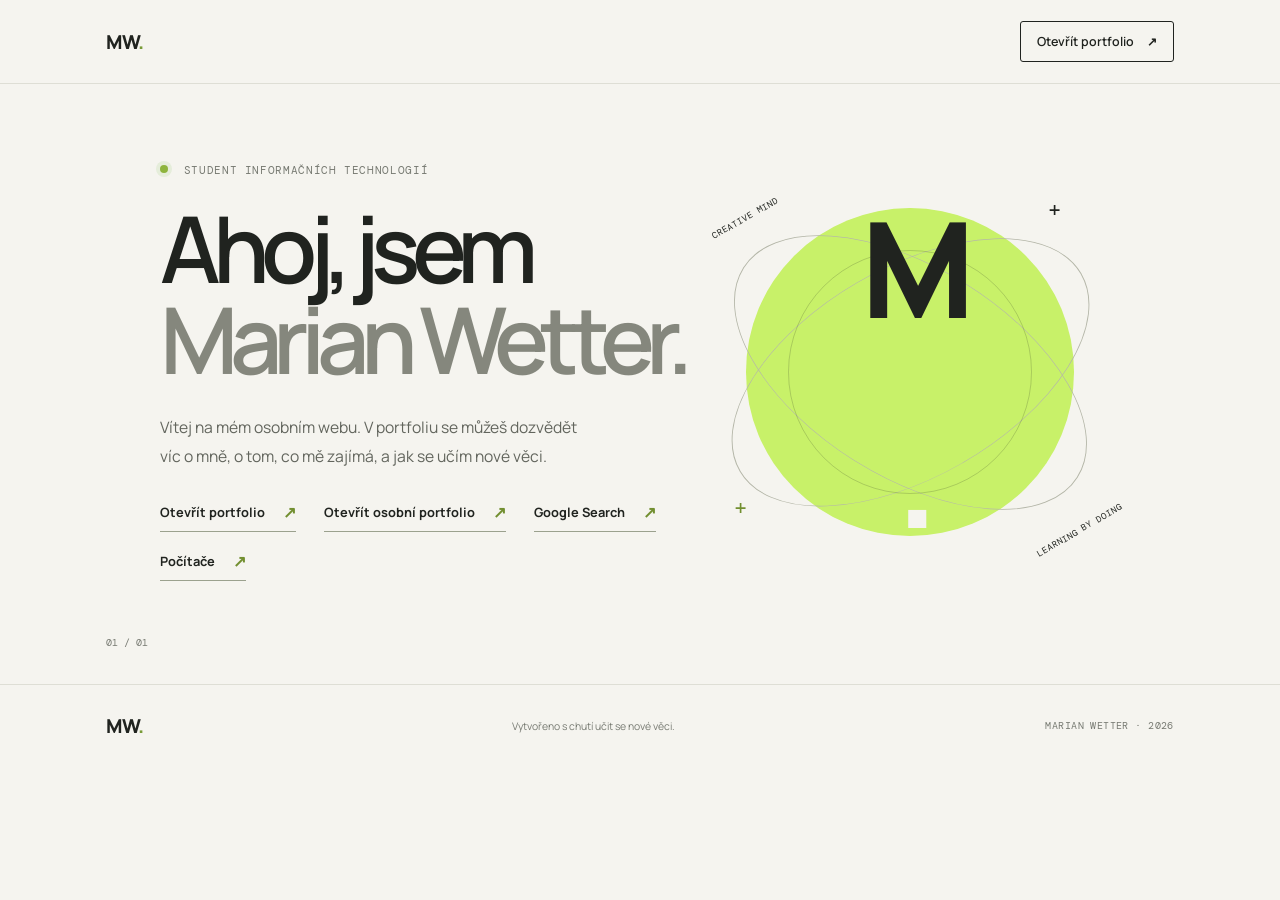
<file: index.html>
<!doctype html>
<html lang="cs">
  <head>
    <meta charset="utf-8">
    <meta name="viewport" content="width=device-width, initial-scale=1">
    <meta
      name="description"
      content="Osobní web Mariana Wettera. Otevřete si jeho portfolio studenta IT."
    >
    <meta name="theme-color" content="#f5f4ef">
    <title>Marian Wetter — osobní web</title>
    <link rel="preconnect" href="https://fonts.googleapis.com">
    <link rel="preconnect" href="https://fonts.gstatic.com" crossorigin>
    <link
      href="https://fonts.googleapis.com/css2?family=DM+Mono:wght@400;500&family=Manrope:wght@400;500;600;700;800&display=swap"
      rel="stylesheet"
    >
    <link rel="stylesheet" href="styles.css">
  </head>
  <body>
    <header class="site-header">
      <a class="wordmark" href="#domu" aria-label="Marian Wetter — úvod">MW<span>.</span></a>
      <nav aria-label="Hlavní navigace">
        <a class="nav-contact" href="portfolio.html">Otevřít portfolio <span aria-hidden="true">↗</span></a>
      </nav>
    </header>

    <main>
      <section class="hero" id="domu" aria-labelledby="hero-title">
        <div class="hero-copy">
          <p class="eyebrow"><span class="status-dot"></span> Student informačních technologií</p>
          <h1 id="hero-title">Ahoj, jsem<br><span>Marian Wetter.</span></h1>
          <p class="hero-intro">
            Vítej na mém osobním webu. V portfoliu se můžeš dozvědět víc o mně,
            o tom, co mě zajímá, a jak se učím nové věci.
          </p>
          <div class="hero-actions">
            <a class="text-link" href="portfolio.html">
              Otevřít portfolio <span aria-hidden="true">↗</span>
            </a>
            <a class="text-link" href="osobnipf.html">
              Otevřít osobní portfolio <span aria-hidden="true">↗</span>
            </a>
            <a
              class="text-link"
              href="https://wettermaros-hub.github.io/googleserch/"
              target="_blank"
              rel="noopener noreferrer"
            >
              Google Search <span aria-hidden="true">↗</span>
            </a>
            <a class="text-link" href="pc.html">
              Počítače <span aria-hidden="true">↗</span>
            </a>
          </div>
        </div>
        <div class="hero-art" aria-hidden="true">
          <div class="orbit orbit-one"></div>
          <div class="orbit orbit-two"></div>
          <div class="orbit orbit-three"></div>
          <div class="art-center">M<span>.</span></div>
          <span class="art-label label-top">CREATIVE MIND</span>
          <span class="art-label label-bottom">LEARNING BY DOING</span>
          <span class="art-cross cross-one">+</span>
          <span class="art-cross cross-two">+</span>
        </div>
        <span class="hero-index">01 / 01</span>
      </section>
    </main>

    <footer class="site-footer">
      <a class="wordmark" href="#domu" aria-label="Zpět na začátek">MW<span>.</span></a>
      <p>Vytvořeno s chutí učit se nové věci.</p>
      <span class="footer-year">MARIAN WETTER · 2026</span>
    </footer>
  </body>
</html>
</file>
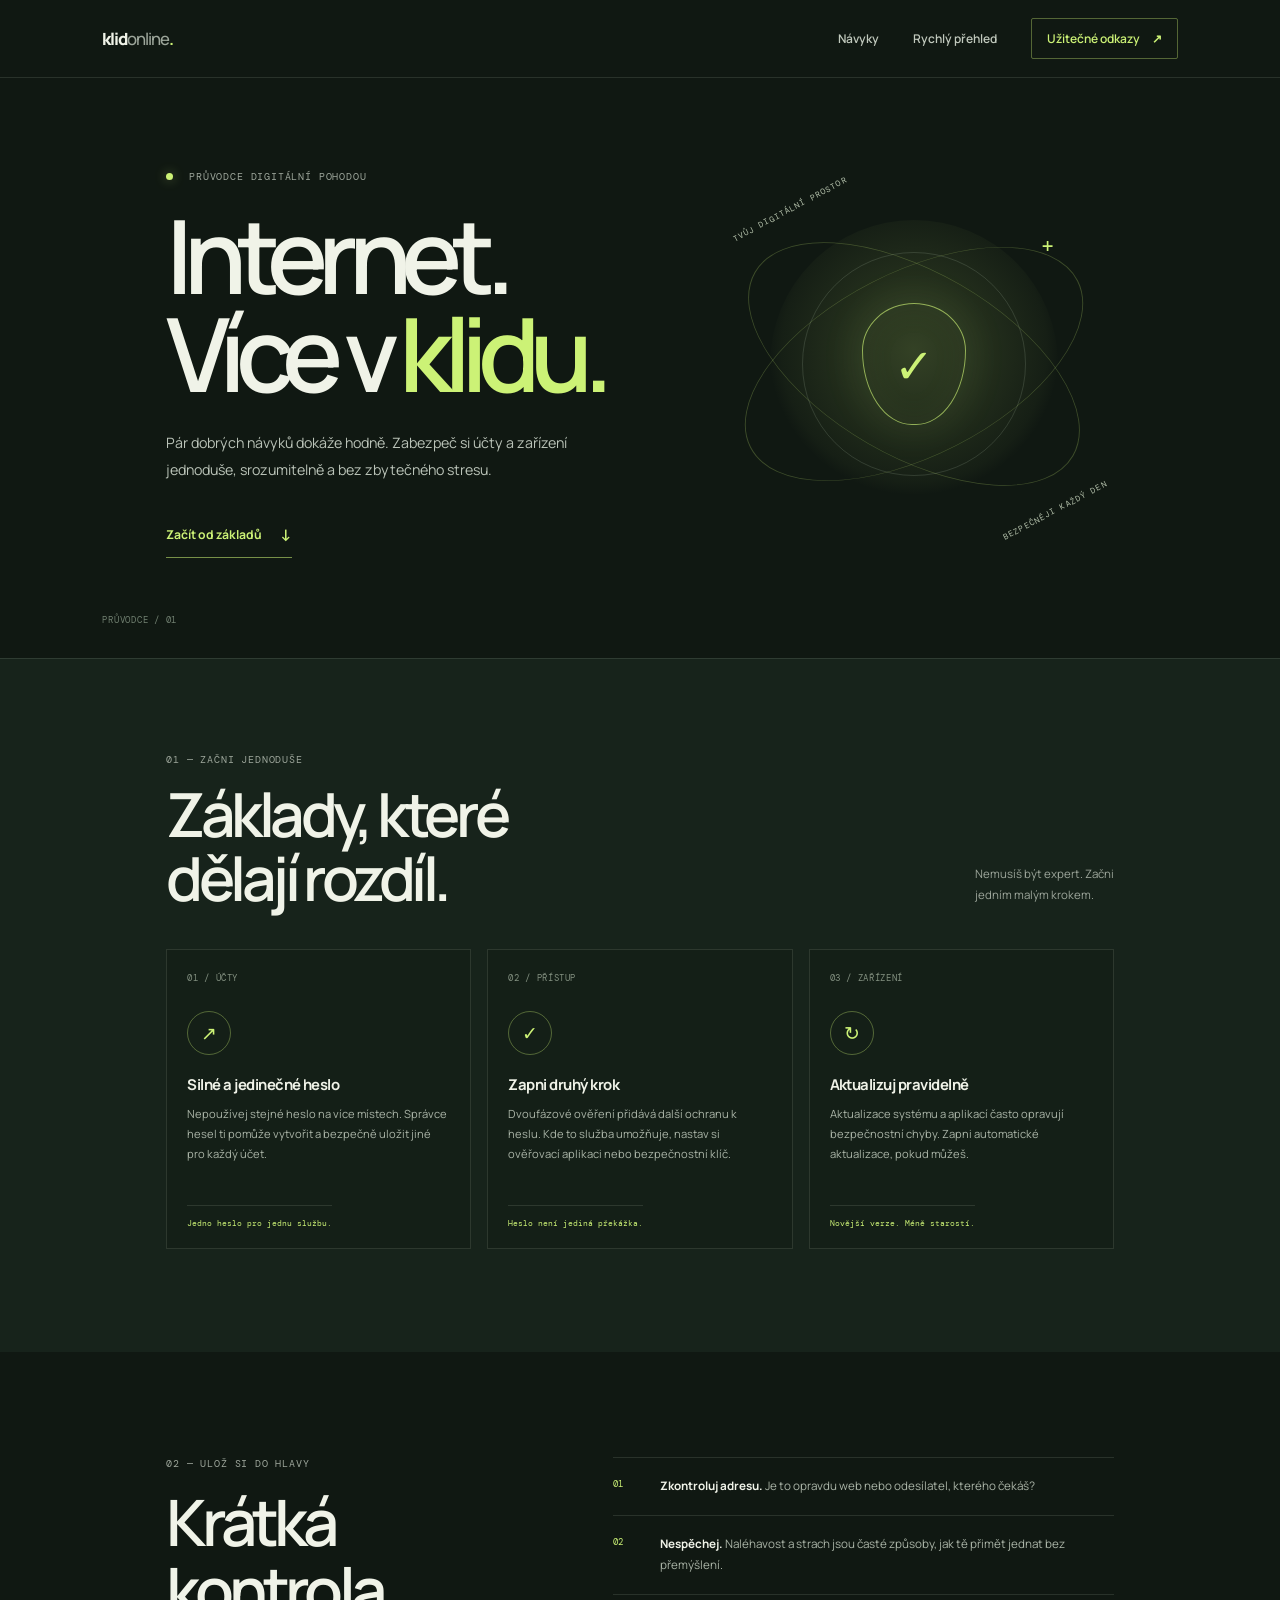
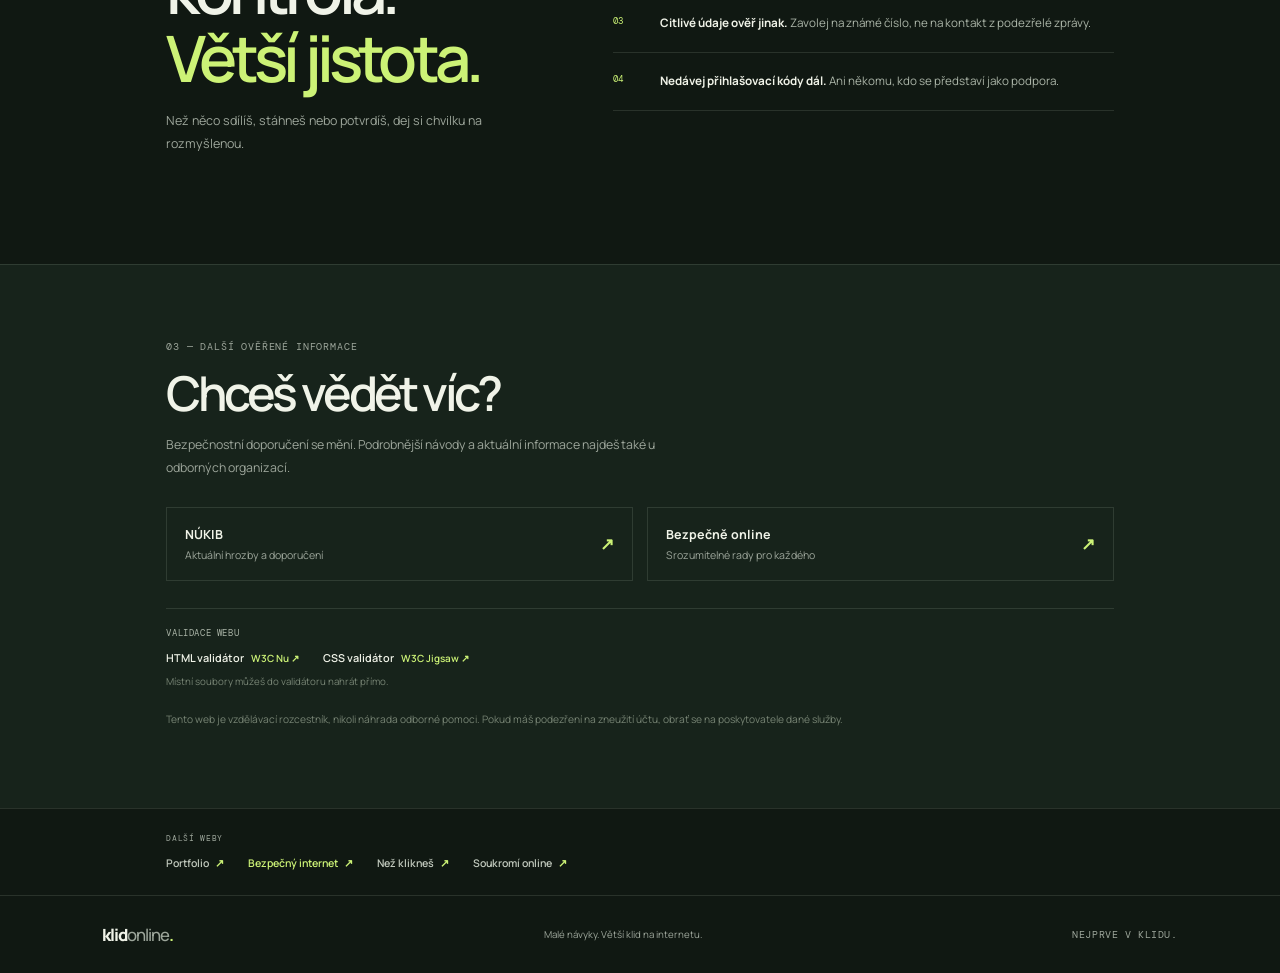
<file: bezpecny-internet/index.html>
<!doctype html>
<html lang="cs">
  <head>
    <meta charset="utf-8">
    <meta name="viewport" content="width=device-width, initial-scale=1">
    <meta name="description" content="Jednoduché návyky pro bezpečnější účty, zařízení a každodenní používání internetu.">
    <meta name="theme-color" content="#101812">
    <title>Bezpečný internet — malé návyky, větší klid</title>
    <link rel="stylesheet" href="styles.css">
  </head>
  <body>
    <header class="site-header">
      <a class="brand" href="#uvod" aria-label="Bezpečný internet — úvod">klid<span>online</span><b>.</b></a>
      <nav aria-label="Hlavní navigace">
        <a href="#navyky">Návyky</a>
        <a href="#checklist">Rychlý přehled</a>
        <a class="nav-cta" href="#zdroje">Užitečné odkazy <span aria-hidden="true">↗</span></a>
      </nav>
    </header>

    <main>
      <section class="hero" id="uvod" aria-labelledby="hero-title">
        <div class="hero-copy">
          <p class="eyebrow"><span class="live-dot"></span> Průvodce digitální pohodou</p>
          <h1 id="hero-title">Internet.<br>Více v <span>klidu.</span></h1>
          <p class="intro">Pár dobrých návyků dokáže hodně. Zabezpeč si účty a zařízení jednoduše, srozumitelně a bez zbytečného stresu.</p>
          <a class="primary-link" href="#navyky">Začít od základů <span aria-hidden="true">↓</span></a>
        </div>
        <div class="hero-art" aria-hidden="true">
          <div class="art-orbit orbit-a"></div>
          <div class="art-orbit orbit-b"></div>
          <div class="art-orbit orbit-c"></div>
          <div class="shield"><span>✓</span></div>
          <span class="art-label label-one">TVŮJ DIGITÁLNÍ PROSTOR</span>
          <span class="art-label label-two">BEZPEČNĚJI KAŽDÝ DEN</span>
          <span class="art-cross">+</span>
        </div>
        <span class="hero-index">PRŮVODCE / 01</span>
      </section>

      <section class="habits section-shell" id="navyky" aria-labelledby="habits-title">
        <div class="section-top">
          <div>
            <p class="eyebrow">01 — Začni jednoduše</p>
            <h2 id="habits-title">Základy, které<br>dělají rozdíl.</h2>
          </div>
          <p class="section-aside">Nemusíš být expert. Začni<br>jedním malým krokem.</p>
        </div>
        <div class="habit-grid">
          <article class="habit-card">
            <span class="card-number">01 / ÚČTY</span>
            <div class="habit-icon icon-key" aria-hidden="true">↗</div>
            <h3>Silné a jedinečné heslo</h3>
            <p>Nepoužívej stejné heslo na více místech. Správce hesel ti pomůže vytvořit a bezpečně uložit jiné pro každý účet.</p>
            <span class="card-foot">Jedno heslo pro jednu službu.</span>
          </article>
          <article class="habit-card">
            <span class="card-number">02 / PŘÍSTUP</span>
            <div class="habit-icon icon-check" aria-hidden="true">✓</div>
            <h3>Zapni druhý krok</h3>
            <p>Dvoufázové ověření přidává další ochranu k heslu. Kde to služba umožňuje, nastav si ověřovací aplikaci nebo bezpečnostní klíč.</p>
            <span class="card-foot">Heslo není jediná překážka.</span>
          </article>
          <article class="habit-card">
            <span class="card-number">03 / ZAŘÍZENÍ</span>
            <div class="habit-icon icon-refresh" aria-hidden="true">↻</div>
            <h3>Aktualizuj pravidelně</h3>
            <p>Aktualizace systému a aplikací často opravují bezpečnostní chyby. Zapni automatické aktualizace, pokud můžeš.</p>
            <span class="card-foot">Novější verze. Méně starostí.</span>
          </article>
        </div>
      </section>

      <section class="checklist section-shell" id="checklist" aria-labelledby="checklist-title">
        <div class="checklist-heading">
          <p class="eyebrow">02 — Ulož si do hlavy</p>
          <h2 id="checklist-title">Krátká kontrola.<br><span>Větší jistota.</span></h2>
          <p>Než něco sdílíš, stáhneš nebo potvrdíš, dej si chvilku na rozmyšlenou.</p>
        </div>
        <ul class="checklist-items">
          <li><span>01</span><p><strong>Zkontroluj adresu.</strong> Je to opravdu web nebo odesílatel, kterého čekáš?</p></li>
          <li><span>02</span><p><strong>Nespěchej.</strong> Naléhavost a strach jsou časté způsoby, jak tě přimět jednat bez přemýšlení.</p></li>
          <li><span>03</span><p><strong>Citlivé údaje ověř jinak.</strong> Zavolej na známé číslo, ne na kontakt z podezřelé zprávy.</p></li>
          <li><span>04</span><p><strong>Nedávej přihlašovací kódy dál.</strong> Ani někomu, kdo se představí jako podpora.</p></li>
        </ul>
      </section>

      <section class="resources section-shell" id="zdroje" aria-labelledby="resources-title">
        <p class="eyebrow">03 — Další ověřené informace</p>
        <h2 id="resources-title">Chceš vědět víc?</h2>
        <p class="resources-intro">Bezpečnostní doporučení se mění. Podrobnější návody a aktuální informace najdeš také u odborných organizací.</p>
        <div class="resource-links">
          <a href="https://www.nukib.gov.cz/cs/infoservis/hrozby/" target="_blank" rel="noopener noreferrer">
            <span><strong>NÚKIB</strong><small>Aktuální hrozby a doporučení</small></span><b aria-hidden="true">↗</b>
          </a>
          <a href="https://www.bezpecne-online.cz/" target="_blank" rel="noopener noreferrer">
            <span><strong>Bezpečně online</strong><small>Srozumitelné rady pro každého</small></span><b aria-hidden="true">↗</b>
          </a>
        </div>
        <div class="validator-box">
          <p>VALIDACE WEBU</p>
          <div class="validator-links">
            <a href="https://validator.w3.org/nu/" target="_blank" rel="noopener noreferrer">HTML validátor <span>W3C Nu ↗</span></a>
            <a href="https://jigsaw.w3.org/css-validator/" target="_blank" rel="noopener noreferrer">CSS validátor <span>W3C Jigsaw ↗</span></a>
          </div>
          <small>Místní soubory můžeš do validátoru nahrát přímo.</small>
        </div>
        <p class="disclaimer">Tento web je vzdělávací rozcestník, nikoli náhrada odborné pomoci. Pokud máš podezření na zneužití účtu, obrať se na poskytovatele dané služby.</p>
      </section>
    </main>

    <nav class="related-sites section-shell" aria-label="Další weby">
      <p class="eyebrow">DALŠÍ WEBY</p>
      <div class="related-links">
        <a href="https://wettermaros-hub.github.io/portfolio.html">Portfolio <span>↗</span></a>
        <a href="https://wettermaros-hub.github.io/bezpecny-internet/" aria-current="page">Bezpečný internet <span>↗</span></a>
        <a href="https://wettermaros-hub.github.io/over-si-zpravu/">Než klikneš <span>↗</span></a>
        <a href="https://wettermaros-hub.github.io/soukromi-online/">Soukromí online <span>↗</span></a>
      </div>
    </nav>

    <footer class="site-footer">
      <a class="brand" href="#uvod">klid<span>online</span><b>.</b></a>
      <p>Malé návyky. Větší klid na internetu.</p>
      <span class="footer-tag">NEJPRVE V KLIDU.</span>
    </footer>
  </body>
</html>
</file>
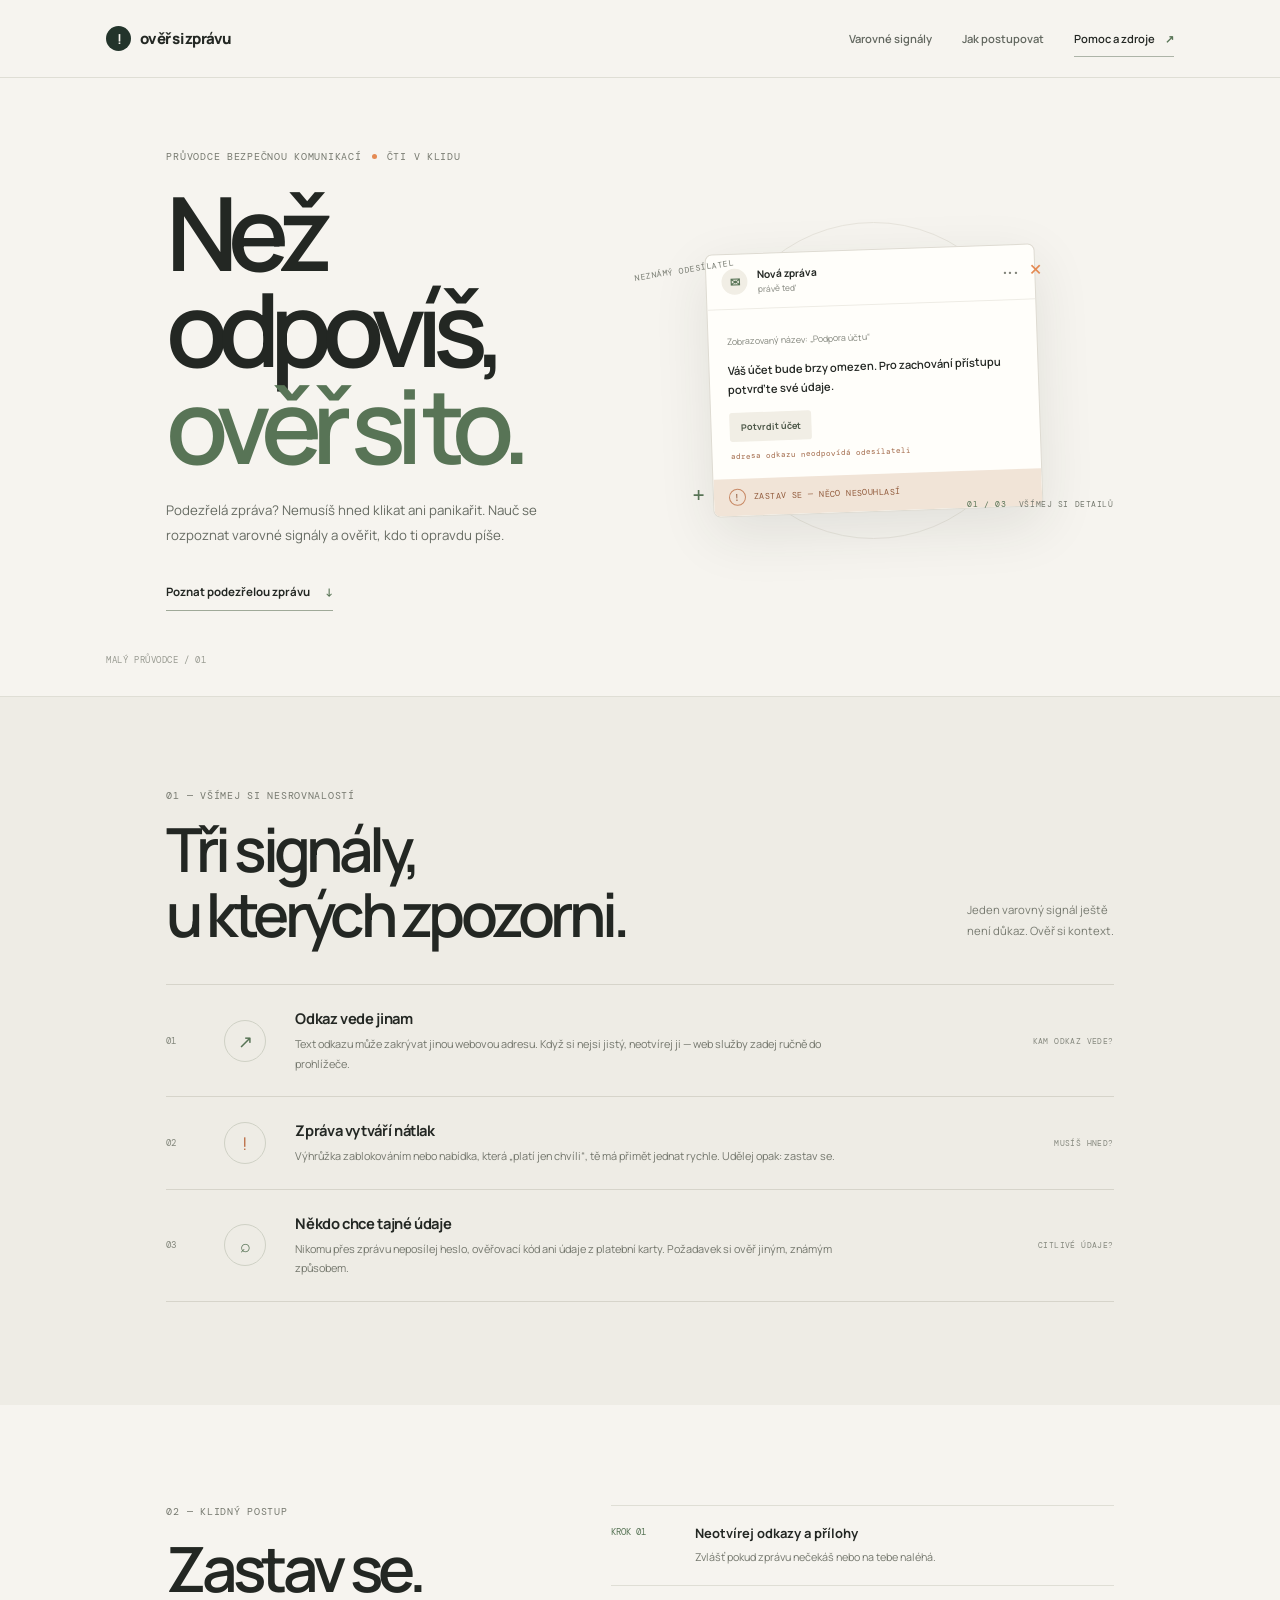
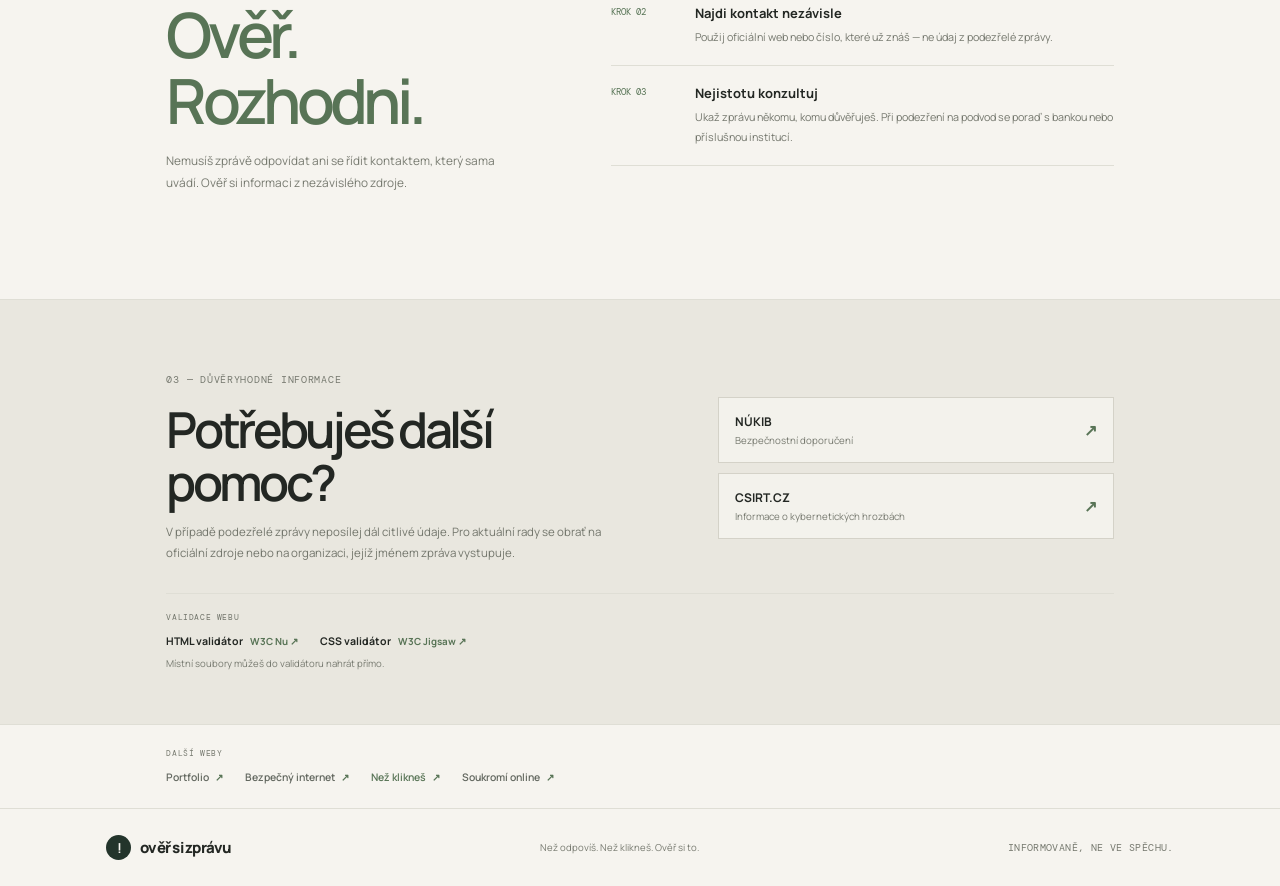
<file: over-si-zpravu/index.html>
<!doctype html>
<html lang="cs">
  <head>
    <meta charset="utf-8">
    <meta name="viewport" content="width=device-width, initial-scale=1">
    <meta name="description" content="Nauč se rozpoznat podezřelé e-maily, zprávy a odkazy, než na ně odpovíš nebo klikneš.">
    <meta name="theme-color" content="#f6f4ef">
    <title>Ověř si zprávu — Než odpovíš nebo klikneš</title>
    <link rel="stylesheet" href="styles.css">
  </head>
  <body>
    <header class="site-header">
      <a class="brand" href="#uvod" aria-label="Ověř si zprávu — úvod"><span class="brand-mark">!</span> ověř si zprávu</a>
      <nav aria-label="Hlavní navigace">
        <a href="#signaly">Varovné signály</a>
        <a href="#postup">Jak postupovat</a>
        <a class="nav-link" href="#zdroje">Pomoc a zdroje <span aria-hidden="true">↗</span></a>
      </nav>
    </header>

    <main>
      <section class="hero" id="uvod" aria-labelledby="hero-title">
        <div class="hero-copy">
          <p class="eyebrow"><span>PRŮVODCE BEZPEČNOU KOMUNIKACÍ</span> <i></i> ČTI V KLIDU</p>
          <h1 id="hero-title">Než<br>odpovíš,<br><em>ověř si to.</em></h1>
          <p class="hero-intro">Podezřelá zpráva? Nemusíš hned klikat ani panikařit. Nauč se rozpoznat varovné signály a ověřit, kdo ti opravdu píše.</p>
          <a class="primary-link" href="#signaly">Poznat podezřelou zprávu <span aria-hidden="true">↓</span></a>
        </div>
        <div class="hero-scene" aria-label="Ukázka zprávy vyžadující ověření">
          <div class="scene-note note-top">NEZNÁMÝ ODESÍLATEL</div>
          <div class="message-window">
            <div class="window-head"><span class="window-icon" aria-hidden="true">✉</span><span>Nová zpráva <small>právě teď</small></span><span class="window-menu" aria-hidden="true">···</span></div>
            <div class="message-content">
              <span class="message-from">Zobrazovaný název: „Podpora účtu“</span>
              <p>Váš účet bude brzy omezen. Pro zachování přístupu potvrďte své údaje.</p>
              <span class="fake-button">Potvrdit účet</span>
              <span class="message-url">adresa odkazu neodpovídá odesílateli</span>
            </div>
            <div class="warning-strip"><span>!</span> ZASTAV SE — NĚCO NESOUHLASÍ</div>
          </div>
          <div class="scene-note note-bottom"><span>01 / 03</span> VŠÍMEJ SI DETAILŮ</div>
          <span class="scene-cross cross-one" aria-hidden="true">×</span>
          <span class="scene-cross cross-two" aria-hidden="true">+</span>
        </div>
        <span class="hero-index">MALÝ PRŮVODCE / 01</span>
      </section>

      <section class="signals section-shell" id="signaly" aria-labelledby="signals-title">
        <div class="section-top">
          <div>
            <p class="eyebrow">01 — Všímej si nesrovnalostí</p>
            <h2 id="signals-title">Tři signály,<br>u kterých zpozorni.</h2>
          </div>
          <p class="section-aside">Jeden varovný signál ještě<br>není důkaz. Ověř si kontext.</p>
        </div>
        <div class="signal-list">
          <article class="signal-row">
            <span class="signal-number">01</span>
            <div class="signal-icon" aria-hidden="true">↗</div>
            <div class="signal-copy"><h3>Odkaz vede jinam</h3><p>Text odkazu může zakrývat jinou webovou adresu. Když si nejsi jistý, neotvírej ji — web služby zadej ručně do prohlížeče.</p></div>
            <span class="signal-tag">KAM ODKAZ VEDE?</span>
          </article>
          <article class="signal-row">
            <span class="signal-number">02</span>
            <div class="signal-icon" aria-hidden="true">!</div>
            <div class="signal-copy"><h3>Zpráva vytváří nátlak</h3><p>Výhrůžka zablokováním nebo nabídka, která „platí jen chvíli“, tě má přimět jednat rychle. Udělej opak: zastav se.</p></div>
            <span class="signal-tag">MUSÍŠ HNED?</span>
          </article>
          <article class="signal-row">
            <span class="signal-number">03</span>
            <div class="signal-icon" aria-hidden="true">⌕</div>
            <div class="signal-copy"><h3>Někdo chce tajné údaje</h3><p>Nikomu přes zprávu neposílej heslo, ověřovací kód ani údaje z platební karty. Požadavek si ověř jiným, známým způsobem.</p></div>
            <span class="signal-tag">CITLIVÉ ÚDAJE?</span>
          </article>
        </div>
      </section>

      <section class="steps section-shell" id="postup" aria-labelledby="steps-title">
        <div class="steps-intro">
          <p class="eyebrow">02 — Klidný postup</p>
          <h2 id="steps-title">Zastav se.<br><span>Ověř. Rozhodni.</span></h2>
          <p>Nemusíš zprávě odpovídat ani se řídit kontaktem, který sama uvádí. Ověř si informaci z nezávislého zdroje.</p>
        </div>
        <ol class="step-list">
          <li><span class="step-index">KROK 01</span><div><h3>Neotvírej odkazy a přílohy</h3><p>Zvlášť pokud zprávu nečekáš nebo na tebe naléhá.</p></div></li>
          <li><span class="step-index">KROK 02</span><div><h3>Najdi kontakt nezávisle</h3><p>Použij oficiální web nebo číslo, které už znáš — ne údaj z podezřelé zprávy.</p></div></li>
          <li><span class="step-index">KROK 03</span><div><h3>Nejistotu konzultuj</h3><p>Ukaž zprávu někomu, komu důvěřuješ. Při podezření na podvod se poraď s bankou nebo příslušnou institucí.</p></div></li>
        </ol>
      </section>

      <section class="help section-shell" id="zdroje" aria-labelledby="help-title">
        <div>
          <p class="eyebrow">03 — Důvěryhodné informace</p>
          <h2 id="help-title">Potřebuješ další pomoc?</h2>
          <p>V případě podezřelé zprávy neposílej dál citlivé údaje. Pro aktuální rady se obrať na oficiální zdroje nebo na organizaci, jejíž jménem zpráva vystupuje.</p>
        </div>
        <div class="help-links">
          <a href="https://www.nukib.gov.cz/cs/infoservis/hrozby/" target="_blank" rel="noopener noreferrer"><span><strong>NÚKIB</strong><small>Bezpečnostní doporučení</small></span><b aria-hidden="true">↗</b></a>
          <a href="https://www.csirt.cz/" target="_blank" rel="noopener noreferrer"><span><strong>CSIRT.CZ</strong><small>Informace o kybernetických hrozbách</small></span><b aria-hidden="true">↗</b></a>
        </div>
        <div class="validator-box">
          <p>VALIDACE WEBU</p>
          <div class="validator-links">
            <a href="https://validator.w3.org/nu/" target="_blank" rel="noopener noreferrer">HTML validátor <span>W3C Nu ↗</span></a>
            <a href="https://jigsaw.w3.org/css-validator/" target="_blank" rel="noopener noreferrer">CSS validátor <span>W3C Jigsaw ↗</span></a>
          </div>
          <small>Místní soubory můžeš do validátoru nahrát přímo.</small>
        </div>
      </section>
    </main>

    <nav class="related-sites section-shell" aria-label="Další weby">
      <p class="eyebrow">DALŠÍ WEBY</p>
      <div class="related-links">
        <a href="https://wettermaros-hub.github.io/portfolio.html">Portfolio <span>↗</span></a>
        <a href="https://wettermaros-hub.github.io/bezpecny-internet/">Bezpečný internet <span>↗</span></a>
        <a href="https://wettermaros-hub.github.io/over-si-zpravu/" aria-current="page">Než klikneš <span>↗</span></a>
        <a href="https://wettermaros-hub.github.io/soukromi-online/">Soukromí online <span>↗</span></a>
      </div>
    </nav>

    <footer class="site-footer">
      <a class="brand" href="#uvod"><span class="brand-mark">!</span> ověř si zprávu</a>
      <p>Než odpovíš. Než klikneš. Ověř si to.</p>
      <span class="footer-note">INFORMOVANĚ, NE VE SPĚCHU.</span>
    </footer>
  </body>
</html>
</file>
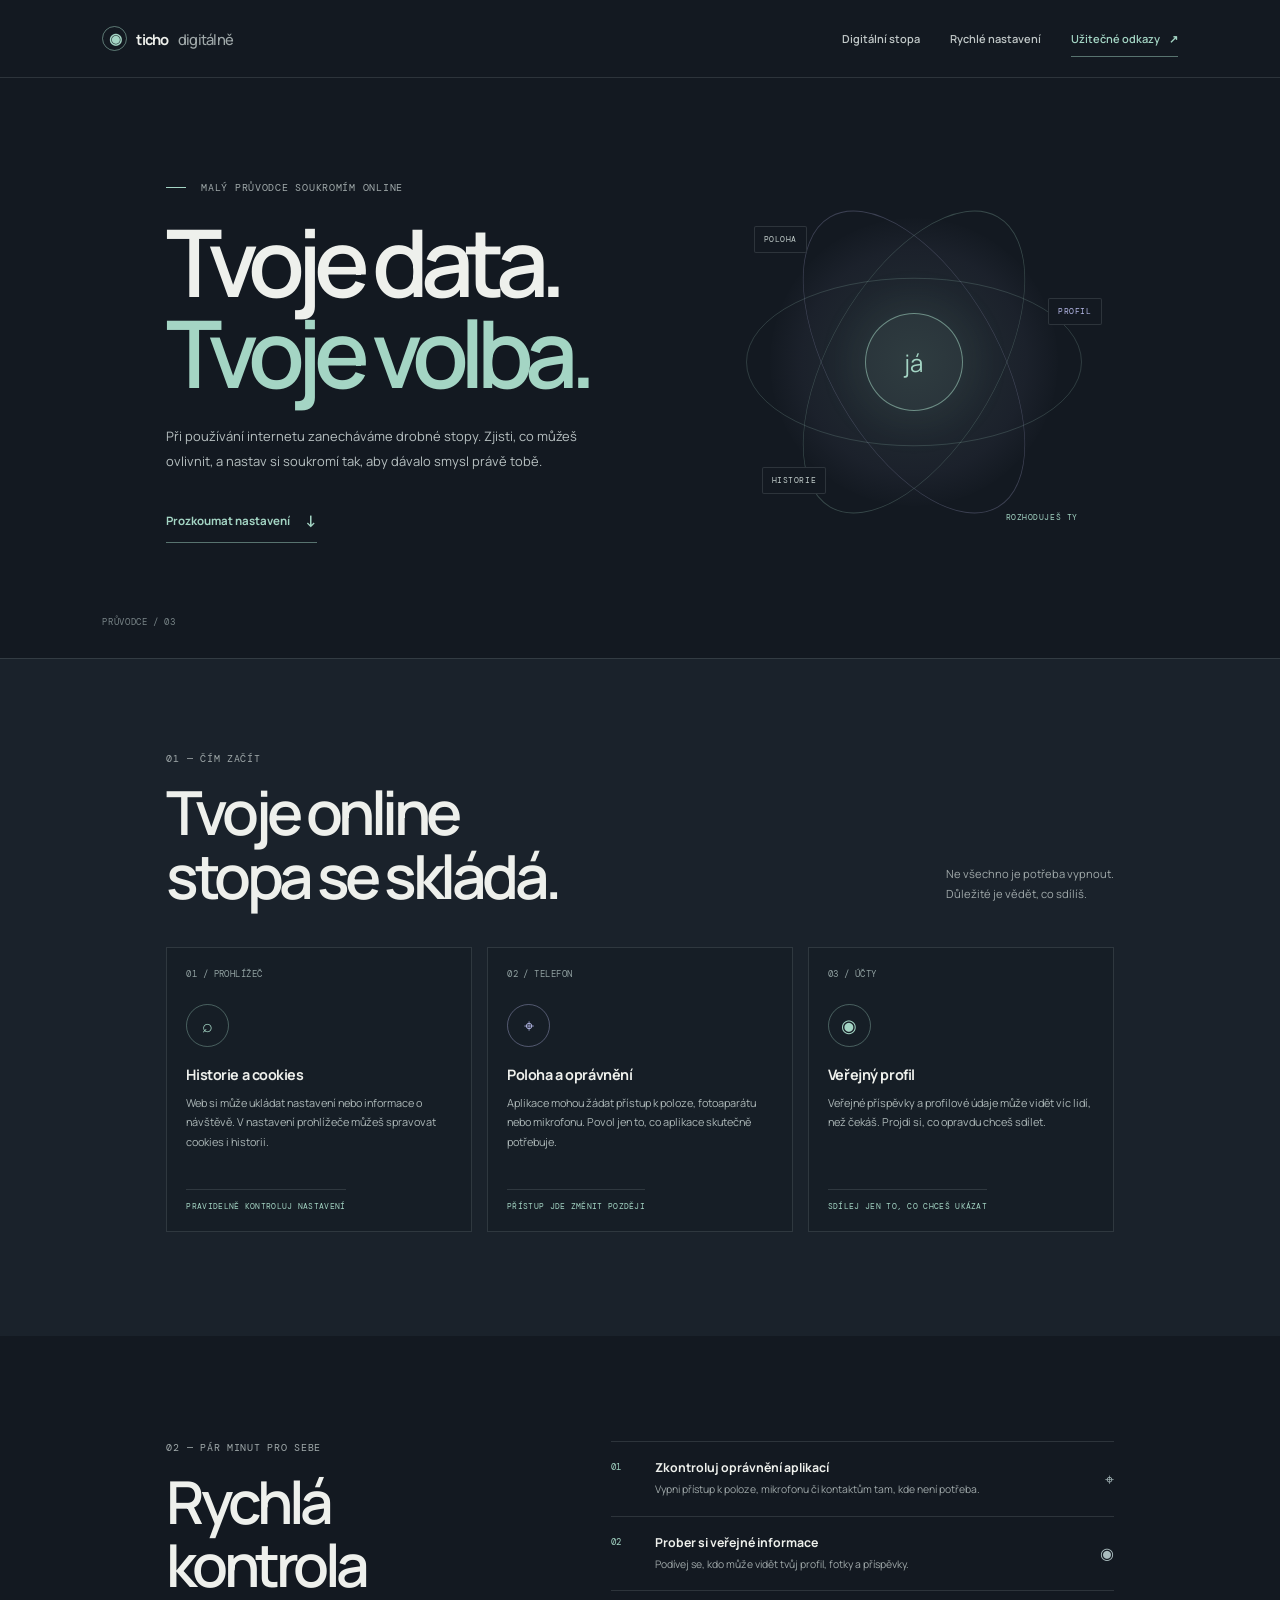
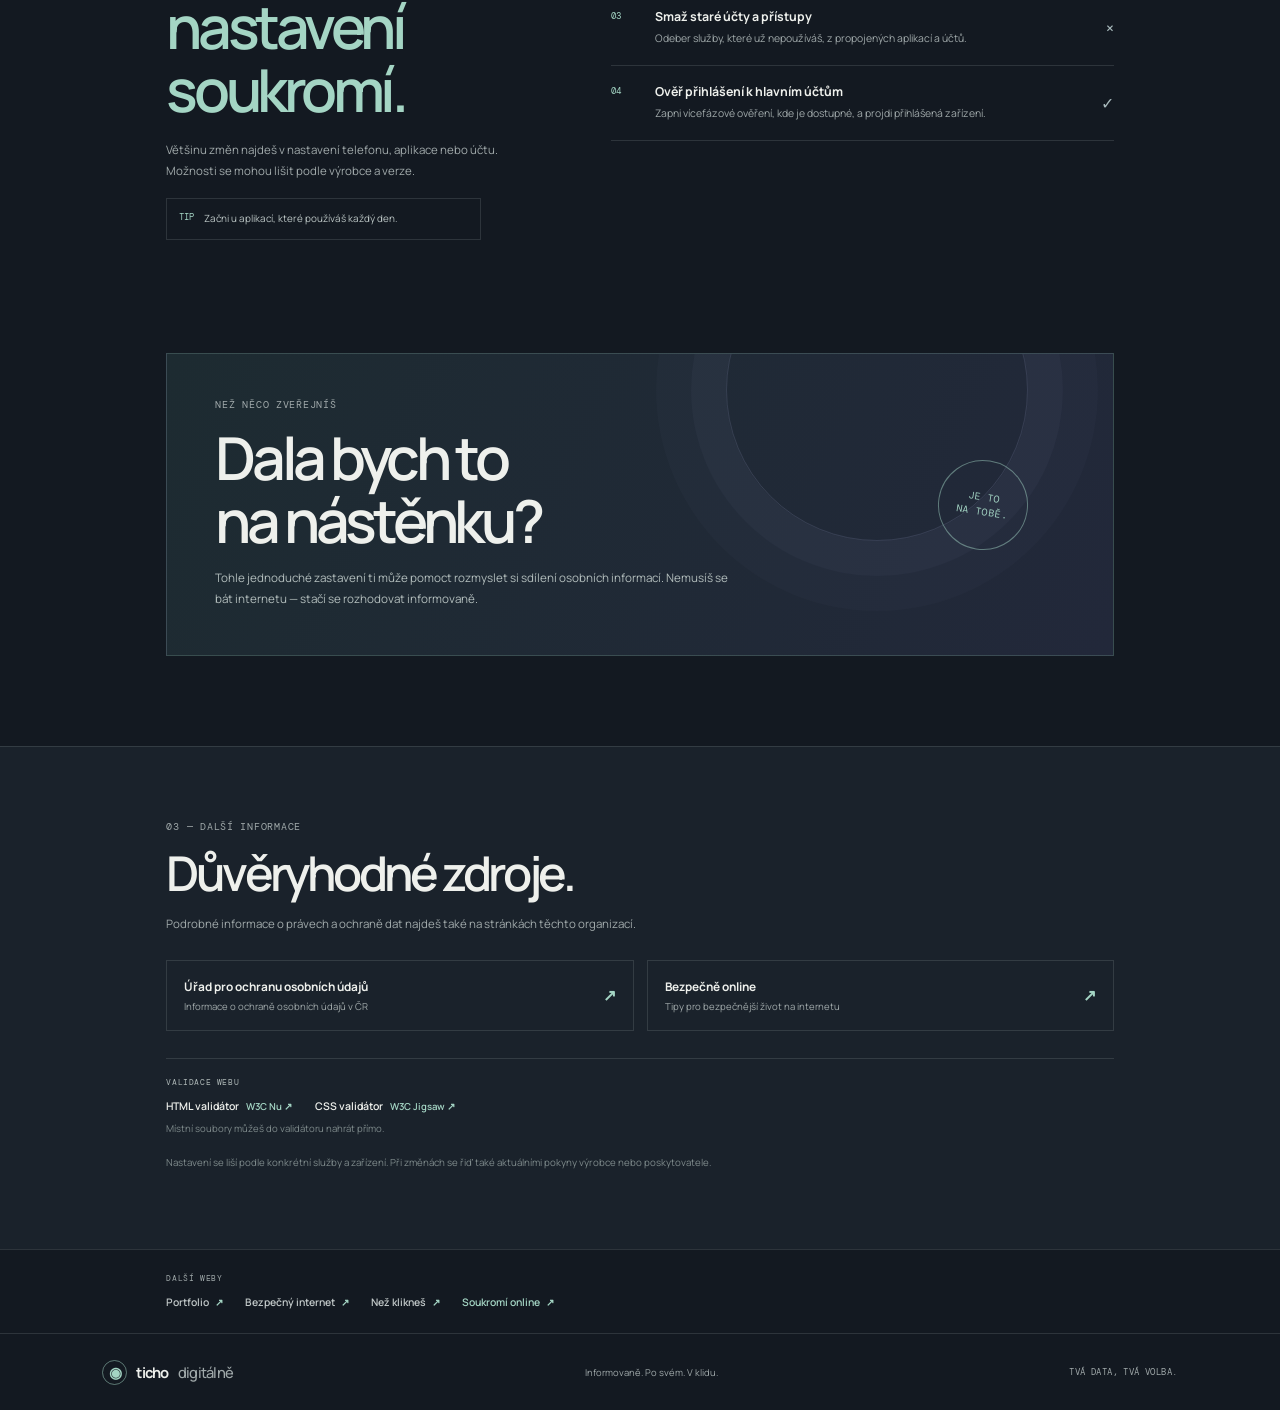
<file: soukromi-online/index.html>
<!doctype html>
<html lang="cs">
  <head>
    <meta charset="utf-8">
    <meta name="viewport" content="width=device-width, initial-scale=1">
    <meta name="description" content="Praktický průvodce digitální stopou, oprávněními aplikací a nastavením soukromí online.">
    <meta name="theme-color" content="#131921">
    <title>Soukromí online — tvoje data, tvoje volba</title>
    <link rel="stylesheet" href="styles.css">
  </head>
  <body>
    <header class="site-header">
      <a class="brand" href="#uvod" aria-label="Soukromí online — úvod"><span class="brand-icon" aria-hidden="true">◉</span> ticho<span class="brand-muted">digitálně</span></a>
      <nav aria-label="Hlavní navigace">
        <a href="#stopa">Digitální stopa</a>
        <a href="#nastaveni">Rychlé nastavení</a>
        <a class="nav-cta" href="#zdroje">Užitečné odkazy <span aria-hidden="true">↗</span></a>
      </nav>
    </header>

    <main>
      <section class="hero" id="uvod" aria-labelledby="hero-title">
        <div class="hero-copy">
          <p class="eyebrow"><span class="eyebrow-line"></span> MALÝ PRŮVODCE SOUKROMÍM ONLINE</p>
          <h1 id="hero-title">Tvoje data.<br><span>Tvoje volba.</span></h1>
          <p class="hero-intro">Při používání internetu zanecháváme drobné stopy. Zjisti, co můžeš ovlivnit, a nastav si soukromí tak, aby dávalo smysl právě tobě.</p>
          <a class="primary-link" href="#stopa">Prozkoumat nastavení <span aria-hidden="true">↓</span></a>
        </div>
        <div class="hero-art" aria-hidden="true">
          <div class="orbit orbit-one"></div>
          <div class="orbit orbit-two"></div>
          <div class="orbit orbit-three"></div>
          <div class="privacy-core"><span>já</span></div>
          <span class="orbit-node node-location">POLOHA</span>
          <span class="orbit-node node-profile">PROFIL</span>
          <span class="orbit-node node-history">HISTORIE</span>
          <span class="art-caption">ROZHODUJEŠ TY</span>
        </div>
        <span class="hero-index">PRŮVODCE / 03</span>
      </section>

      <section class="trace section-shell" id="stopa" aria-labelledby="trace-title">
        <div class="section-top">
          <div>
            <p class="eyebrow">01 — Čím začít</p>
            <h2 id="trace-title">Tvoje online<br>stopa se skládá.</h2>
          </div>
          <p class="section-aside">Ne všechno je potřeba vypnout.<br>Důležité je vědět, co sdílíš.</p>
        </div>
        <div class="trace-grid">
          <article class="trace-card">
            <span class="trace-index">01 / PROHLÍŽEČ</span>
            <span class="trace-symbol" aria-hidden="true">⌕</span>
            <h3>Historie a cookies</h3>
            <p>Web si může ukládat nastavení nebo informace o návštěvě. V nastavení prohlížeče můžeš spravovat cookies i historii.</p>
            <span class="trace-tip">PRAVIDELNĚ KONTROLUJ NASTAVENÍ</span>
          </article>
          <article class="trace-card">
            <span class="trace-index">02 / TELEFON</span>
            <span class="trace-symbol" aria-hidden="true">⌖</span>
            <h3>Poloha a oprávnění</h3>
            <p>Aplikace mohou žádat přístup k poloze, fotoaparátu nebo mikrofonu. Povol jen to, co aplikace skutečně potřebuje.</p>
            <span class="trace-tip">PŘÍSTUP JDE ZMĚNIT POZDĚJI</span>
          </article>
          <article class="trace-card">
            <span class="trace-index">03 / ÚČTY</span>
            <span class="trace-symbol" aria-hidden="true">◉</span>
            <h3>Veřejný profil</h3>
            <p>Veřejné příspěvky a profilové údaje může vidět víc lidí, než čekáš. Projdi si, co opravdu chceš sdílet.</p>
            <span class="trace-tip">SDÍLEJ JEN TO, CO CHCEŠ UKÁZAT</span>
          </article>
        </div>
      </section>

      <section class="settings section-shell" id="nastaveni" aria-labelledby="settings-title">
        <div class="settings-heading">
          <p class="eyebrow">02 — Pár minut pro sebe</p>
          <h2 id="settings-title">Rychlá kontrola<br><span>nastavení soukromí.</span></h2>
          <p>Většinu změn najdeš v nastavení telefonu, aplikace nebo účtu. Možnosti se mohou lišit podle výrobce a verze.</p>
          <div class="settings-note"><span>TIP</span> Začni u aplikací, které používáš každý den.</div>
        </div>
        <ol class="settings-list">
          <li><span>01</span><div><h3>Zkontroluj oprávnění aplikací</h3><p>Vypni přístup k poloze, mikrofonu či kontaktům tam, kde není potřeba.</p></div><b aria-hidden="true">⌖</b></li>
          <li><span>02</span><div><h3>Prober si veřejné informace</h3><p>Podívej se, kdo může vidět tvůj profil, fotky a příspěvky.</p></div><b aria-hidden="true">◉</b></li>
          <li><span>03</span><div><h3>Smaž staré účty a přístupy</h3><p>Odeber služby, které už nepoužíváš, z propojených aplikací a účtů.</p></div><b aria-hidden="true">×</b></li>
          <li><span>04</span><div><h3>Ověř přihlášení k hlavním účtům</h3><p>Zapni vícefázové ověření, kde je dostupné, a projdi přihlášená zařízení.</p></div><b aria-hidden="true">✓</b></li>
        </ol>
      </section>

      <section class="sharing section-shell" aria-labelledby="sharing-title">
        <div class="sharing-card">
          <p class="eyebrow">NEŽ NĚCO ZVEŘEJNÍŠ</p>
          <h2 id="sharing-title">Dala bych to<br>na nástěnku?</h2>
          <p>Tohle jednoduché zastavení ti může pomoct rozmyslet si sdílení osobních informací. Nemusíš se bát internetu — stačí se rozhodovat informovaně.</p>
          <span class="sharing-stamp" aria-hidden="true">JE TO<br>NA TOBĚ.</span>
        </div>
      </section>

      <section class="resources section-shell" id="zdroje" aria-labelledby="resources-title">
        <p class="eyebrow">03 — Další informace</p>
        <h2 id="resources-title">Důvěryhodné zdroje.</h2>
        <p class="resources-intro">Podrobné informace o právech a ochraně dat najdeš také na stránkách těchto organizací.</p>
        <div class="resource-links">
          <a href="https://uoou.gov.cz/" target="_blank" rel="noopener noreferrer"><span><strong>Úřad pro ochranu osobních údajů</strong><small>Informace o ochraně osobních údajů v ČR</small></span><b aria-hidden="true">↗</b></a>
          <a href="https://www.bezpecne-online.cz/" target="_blank" rel="noopener noreferrer"><span><strong>Bezpečně online</strong><small>Tipy pro bezpečnější život na internetu</small></span><b aria-hidden="true">↗</b></a>
        </div>
        <div class="validator-box">
          <p>VALIDACE WEBU</p>
          <div class="validator-links">
            <a href="https://validator.w3.org/nu/" target="_blank" rel="noopener noreferrer">HTML validátor <span>W3C Nu ↗</span></a>
            <a href="https://jigsaw.w3.org/css-validator/" target="_blank" rel="noopener noreferrer">CSS validátor <span>W3C Jigsaw ↗</span></a>
          </div>
          <small>Místní soubory můžeš do validátoru nahrát přímo.</small>
        </div>
        <p class="disclaimer">Nastavení se liší podle konkrétní služby a zařízení. Při změnách se řiď také aktuálními pokyny výrobce nebo poskytovatele.</p>
      </section>
    </main>

    <nav class="related-sites section-shell" aria-label="Další weby">
      <p class="eyebrow">DALŠÍ WEBY</p>
      <div class="related-links">
        <a href="https://wettermaros-hub.github.io/portfolio.html">Portfolio <span>↗</span></a>
        <a href="https://wettermaros-hub.github.io/bezpecny-internet/">Bezpečný internet <span>↗</span></a>
        <a href="https://wettermaros-hub.github.io/over-si-zpravu/">Než klikneš <span>↗</span></a>
        <a href="https://wettermaros-hub.github.io/soukromi-online/" aria-current="page">Soukromí online <span>↗</span></a>
      </div>
    </nav>

    <footer class="site-footer">
      <a class="brand" href="#uvod"><span class="brand-icon" aria-hidden="true">◉</span> ticho<span class="brand-muted">digitálně</span></a>
      <p>Informovaně. Po svém. V klidu.</p>
      <span class="footer-note">TVÁ DATA, TVÁ VOLBA.</span>
    </footer>
  </body>
</html>
</file>
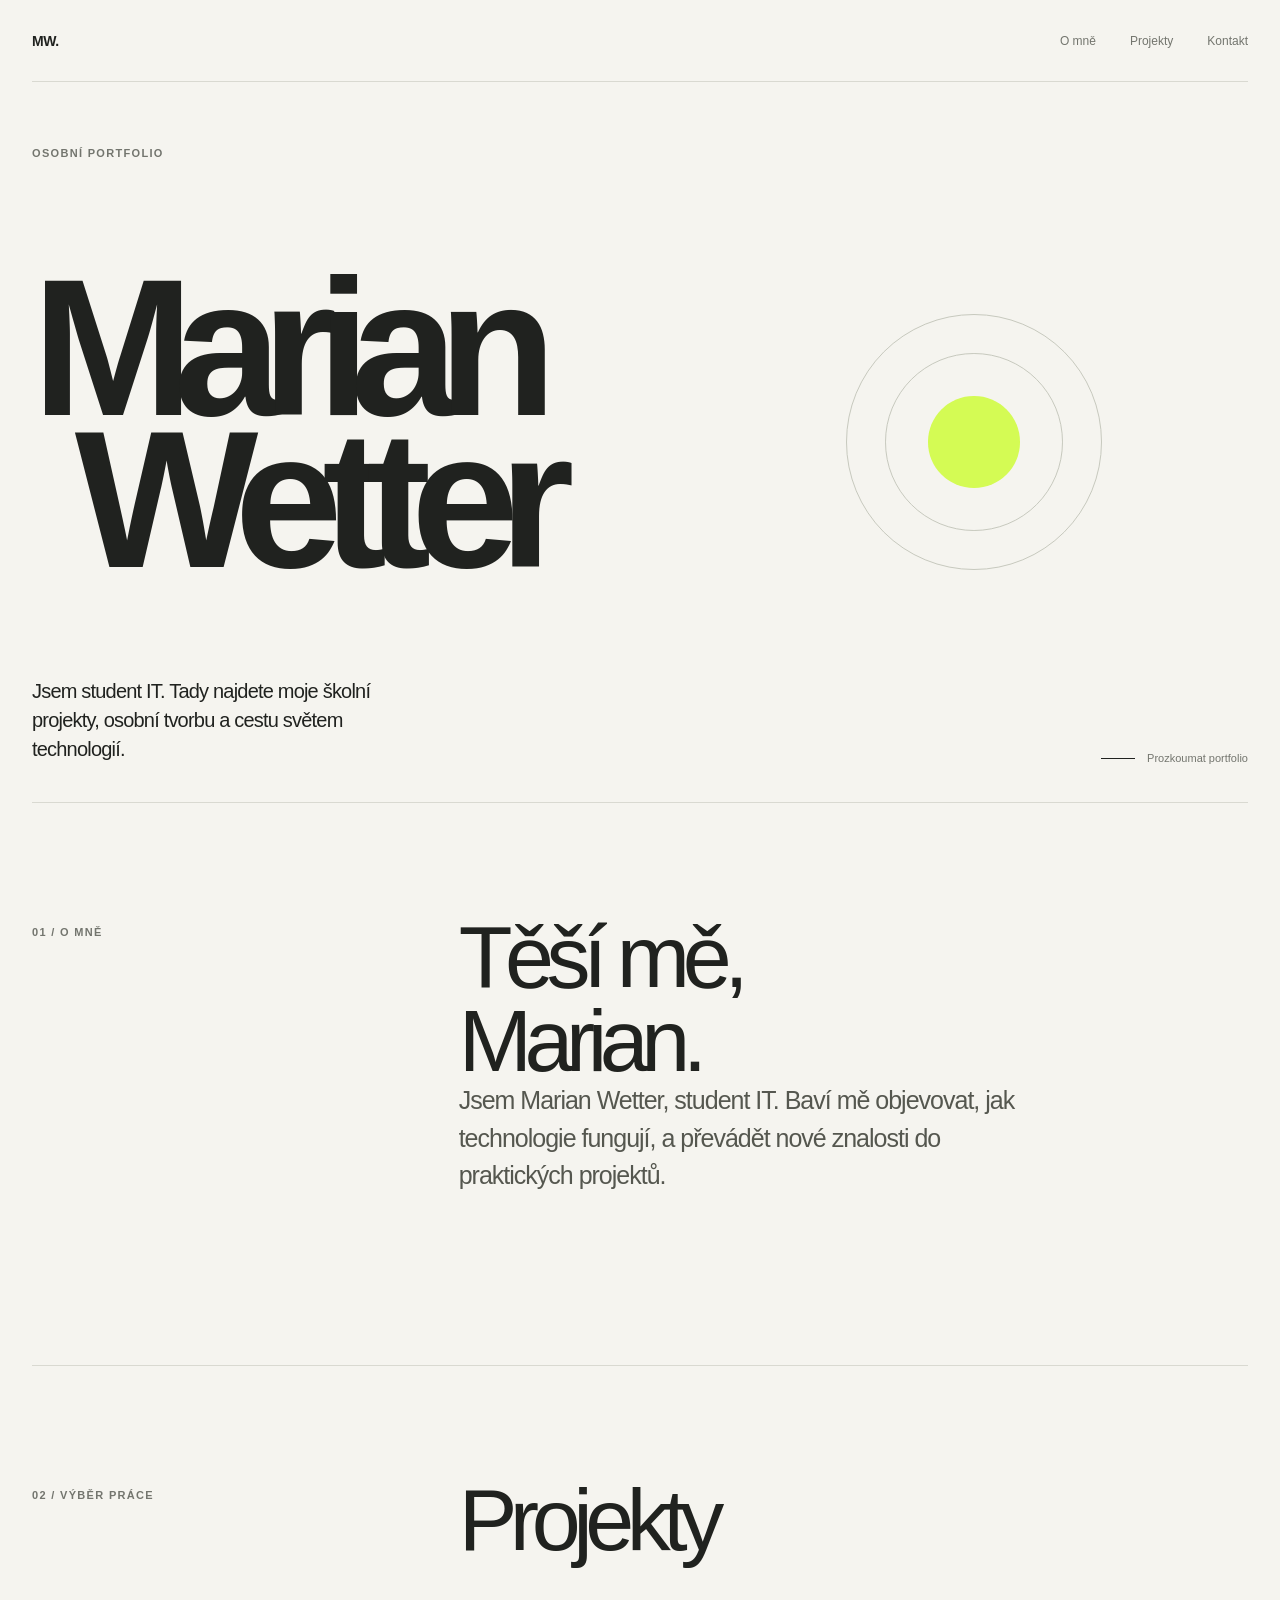
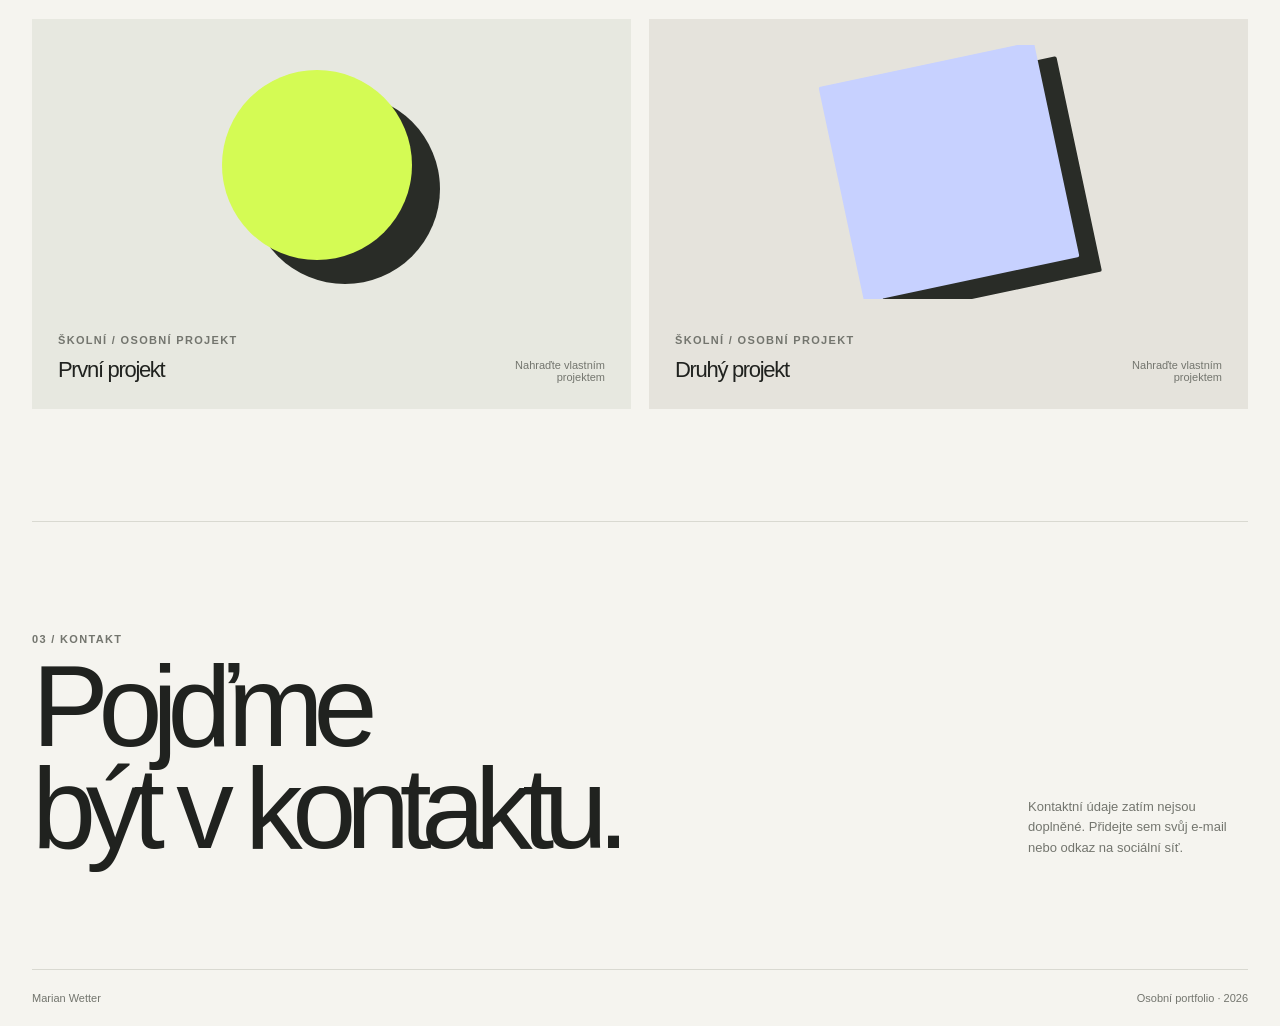
<file: osobnipf.html>
<!doctype html>
<html lang="cs">
  <head>
    <meta charset="utf-8">
    <meta name="viewport" content="width=device-width, initial-scale=1">
    <meta name="theme-color" content="#f5f4ef">
    <meta name="description" content="Portfolio Mariana Wettera, studenta IT.">
    <title>Marian Wetter — Student IT</title>
    <style>
      :root {
        color-scheme: light;
        --paper: #f5f4ef;
        --ink: #20221f;
        --muted: #73756e;
        --line: #d9d9d1;
        --accent: #d4fb54;
        --display: "Arial", "Helvetica Neue", sans-serif;
        --body: "Arial", "Helvetica Neue", sans-serif;
      }

      * {
        box-sizing: border-box;
      }

      html {
        scroll-behavior: smooth;
      }

      body {
        margin: 0;
        background: var(--paper);
        color: var(--ink);
        font-family: var(--body);
        -webkit-font-smoothing: antialiased;
      }

      a {
        color: inherit;
        text-decoration: none;
      }

      .wrap {
        width: min(100% - 64px, 1280px);
        margin-inline: auto;
      }

      .topbar {
        display: flex;
        align-items: center;
        justify-content: space-between;
        min-height: 82px;
        border-bottom: 1px solid var(--line);
      }

      .brand {
        font-size: 14px;
        font-weight: 700;
        letter-spacing: -0.03em;
      }

      .nav {
        display: flex;
        gap: 34px;
        color: var(--muted);
        font-size: 12px;
      }

      .nav a,
      .text-link {
        transition: color 160ms ease;
      }

      .nav a:hover,
      .text-link:hover {
        color: var(--ink);
      }

      .hero {
        position: relative;
        display: flex;
        min-height: min(720px, calc(100svh - 82px));
        flex-direction: column;
        justify-content: space-between;
        padding-block: 54px 38px;
        overflow: hidden;
      }

      .eyebrow,
      .section-index,
      .project-type {
        color: var(--muted);
        font-size: 11px;
        font-weight: 600;
        letter-spacing: 0.12em;
        text-transform: uppercase;
      }

      .hero h1 {
        position: relative;
        z-index: 1;
        max-width: 1100px;
        margin: auto 0;
        font-family: var(--display);
        font-size: clamp(76px, 15.2vw, 208px);
        font-weight: 600;
        letter-spacing: -0.105em;
        line-height: 0.78;
      }

      .hero h1 span {
        display: block;
      }

      .hero h1 span:last-child {
        margin-left: 0.22em;
      }

      .hero-orbit {
        position: absolute;
        top: 50%;
        right: 12%;
        width: clamp(140px, 20vw, 270px);
        aspect-ratio: 1;
        border: 1px solid #c7c9be;
        border-radius: 50%;
        transform: translateY(-50%);
      }

      .hero-orbit::before,
      .hero-orbit::after {
        position: absolute;
        content: "";
        border: 1px solid #c7c9be;
        border-radius: 50%;
      }

      .hero-orbit::before {
        inset: 15%;
      }

      .hero-orbit::after {
        inset: 32%;
        background: var(--accent);
        border: 0;
      }

      .hero-bottom {
        display: flex;
        align-items: end;
        justify-content: space-between;
        gap: 24px;
      }

      .hero-intro {
        max-width: 380px;
        margin: 0;
        font-size: clamp(16px, 1.6vw, 20px);
        letter-spacing: -0.04em;
        line-height: 1.45;
      }

      .scroll-cue {
        display: flex;
        align-items: center;
        gap: 12px;
        color: var(--muted);
        font-size: 11px;
      }

      .scroll-cue::before {
        width: 34px;
        height: 1px;
        background: var(--ink);
        content: "";
      }

      .section {
        padding-block: 112px;
        border-top: 1px solid var(--line);
      }

      .section-heading {
        display: grid;
        grid-template-columns: 1fr 2fr;
        gap: 32px;
        margin-bottom: 58px;
      }

      .section-heading h2 {
        margin: 0;
        font-size: clamp(42px, 7vw, 88px);
        font-weight: 500;
        letter-spacing: -0.085em;
        line-height: 0.95;
      }

      .about-copy {
        max-width: 590px;
        margin: 0;
        color: #55574f;
        font-size: clamp(18px, 2vw, 25px);
        letter-spacing: -0.04em;
        line-height: 1.5;
      }

      .projects {
        display: grid;
        grid-template-columns: 1fr 1fr;
        gap: 18px;
      }

      .project {
        display: flex;
        min-height: 390px;
        flex-direction: column;
        justify-content: space-between;
        padding: 26px;
        background: #e7e8e0;
      }

      .project:nth-child(2) {
        background: #e5e3dc;
      }

      .project-art {
        position: relative;
        display: grid;
        min-height: 245px;
        flex: 1;
        place-items: center;
        overflow: hidden;
      }

      .shape {
        width: min(42%, 190px);
        aspect-ratio: 1;
        background: var(--accent);
        border-radius: 50%;
        box-shadow: 28px 24px 0 #292c27;
        transform: translate(-15px, -7px);
      }

      .project:nth-child(2) .shape {
        width: min(48%, 220px);
        background: #c7d1ff;
        border-radius: 2px;
        box-shadow: 19px 19px 0 #292c27;
        transform: rotate(-12deg);
      }

      .project-meta {
        display: flex;
        align-items: end;
        justify-content: space-between;
        gap: 16px;
        padding-top: 24px;
      }

      .project-meta h3 {
        margin: 7px 0 0;
        font-size: 22px;
        font-weight: 500;
        letter-spacing: -0.06em;
      }

      .project-note {
        margin: 0;
        color: var(--muted);
        font-size: 11px;
        text-align: right;
      }

      .contact {
        display: flex;
        align-items: end;
        justify-content: space-between;
        gap: 32px;
        padding-block: 100px 110px;
        border-top: 1px solid var(--line);
      }

      .contact h2 {
        max-width: 740px;
        margin: 0;
        font-size: clamp(48px, 9vw, 116px);
        font-weight: 500;
        letter-spacing: -0.09em;
        line-height: 0.88;
      }

      .contact-aside {
        max-width: 220px;
        color: var(--muted);
        font-size: 13px;
        line-height: 1.6;
      }

      .contact-aside p {
        margin: 0;
      }

      footer {
        display: flex;
        justify-content: space-between;
        padding-block: 22px;
        border-top: 1px solid var(--line);
        color: var(--muted);
        font-size: 11px;
      }

      @media (max-width: 700px) {
        .wrap {
          width: min(100% - 36px, 1280px);
        }

        .topbar {
          min-height: 68px;
        }

        .nav {
          gap: 16px;
          font-size: 11px;
        }

        .hero {
          min-height: min(650px, calc(88svh - 68px));
          padding-block: 34px 26px;
        }

        .hero h1 {
          font-size: clamp(70px, 17vw, 122px);
        }

        .hero-orbit {
          top: 43%;
          right: 5%;
          opacity: 0.75;
        }

        .hero-bottom {
          align-items: start;
          flex-direction: column;
          gap: 28px;
        }

        .section {
          padding-block: 78px;
        }

        .section-heading {
          grid-template-columns: 1fr;
          gap: 30px;
          margin-bottom: 34px;
        }

        .projects {
          grid-template-columns: 1fr;
          gap: 12px;
        }

        .project {
          min-height: 340px;
          padding: 20px;
        }

        .contact {
          align-items: start;
          flex-direction: column;
          padding-block: 76px;
        }

        footer {
          gap: 16px;
        }
      }

      @media (prefers-reduced-motion: reduce) {
        html {
          scroll-behavior: auto;
        }

        *,
        *::before,
        *::after {
          transition-duration: 0.01ms !important;
        }
      }
    </style>
  </head>
  <body>
    <header class="wrap topbar">
      <a class="brand" href="#domu">MW.</a>
      <nav class="nav" aria-label="Hlavní navigace">
        <a href="#o-mne">O mně</a>
        <a href="#projekty">Projekty</a>
        <a href="#kontakt">Kontakt</a>
      </nav>
    </header>

    <main>
      <section class="wrap hero" id="domu">
        <p class="eyebrow">Osobní portfolio</p>
        <div class="hero-orbit" aria-hidden="true"></div>
        <h1><span>Marian</span><span>Wetter</span></h1>
        <div class="hero-bottom">
          <p class="hero-intro">Jsem student IT. Tady najdete moje školní projekty, osobní tvorbu a cestu světem technologií.</p>
          <a class="scroll-cue text-link" href="#o-mne">Prozkoumat portfolio</a>
        </div>
      </section>

      <section class="wrap section" id="o-mne">
        <div class="section-heading">
          <p class="section-index">01 / O mně</p>
          <div>
            <h2>Těší mě,<br>Marian.</h2>
            <p class="about-copy">Jsem Marian Wetter, student IT. Baví mě objevovat, jak technologie fungují, a převádět nové znalosti do praktických projektů.</p>
          </div>
        </div>
      </section>

      <section class="wrap section" id="projekty">
        <div class="section-heading">
          <p class="section-index">02 / Výběr práce</p>
          <div>
            <h2>Projekty</h2>
          </div>
        </div>
        <div class="projects">
          <article class="project">
            <div class="project-art" aria-hidden="true"><div class="shape"></div></div>
            <div class="project-meta">
              <div>
                <p class="project-type">Školní / osobní projekt</p>
                <h3>První projekt</h3>
              </div>
              <p class="project-note">Nahraďte vlastním<br>projektem</p>
            </div>
          </article>
          <article class="project">
            <div class="project-art" aria-hidden="true"><div class="shape"></div></div>
            <div class="project-meta">
              <div>
                <p class="project-type">Školní / osobní projekt</p>
                <h3>Druhý projekt</h3>
              </div>
              <p class="project-note">Nahraďte vlastním<br>projektem</p>
            </div>
          </article>
        </div>
      </section>

      <section class="wrap contact" id="kontakt">
        <div>
          <p class="section-index">03 / Kontakt</p>
          <h2>Pojďme<br>být v kontaktu.</h2>
        </div>
        <div class="contact-aside">
          <p>Kontaktní údaje zatím nejsou doplněné. Přidejte sem svůj e-mail nebo odkaz na sociální síť.</p>
        </div>
      </section>
    </main>

    <footer class="wrap">
      <span>Marian Wetter</span>
      <span>Osobní portfolio · 2026</span>
    </footer>
  </body>
</html>
</file>
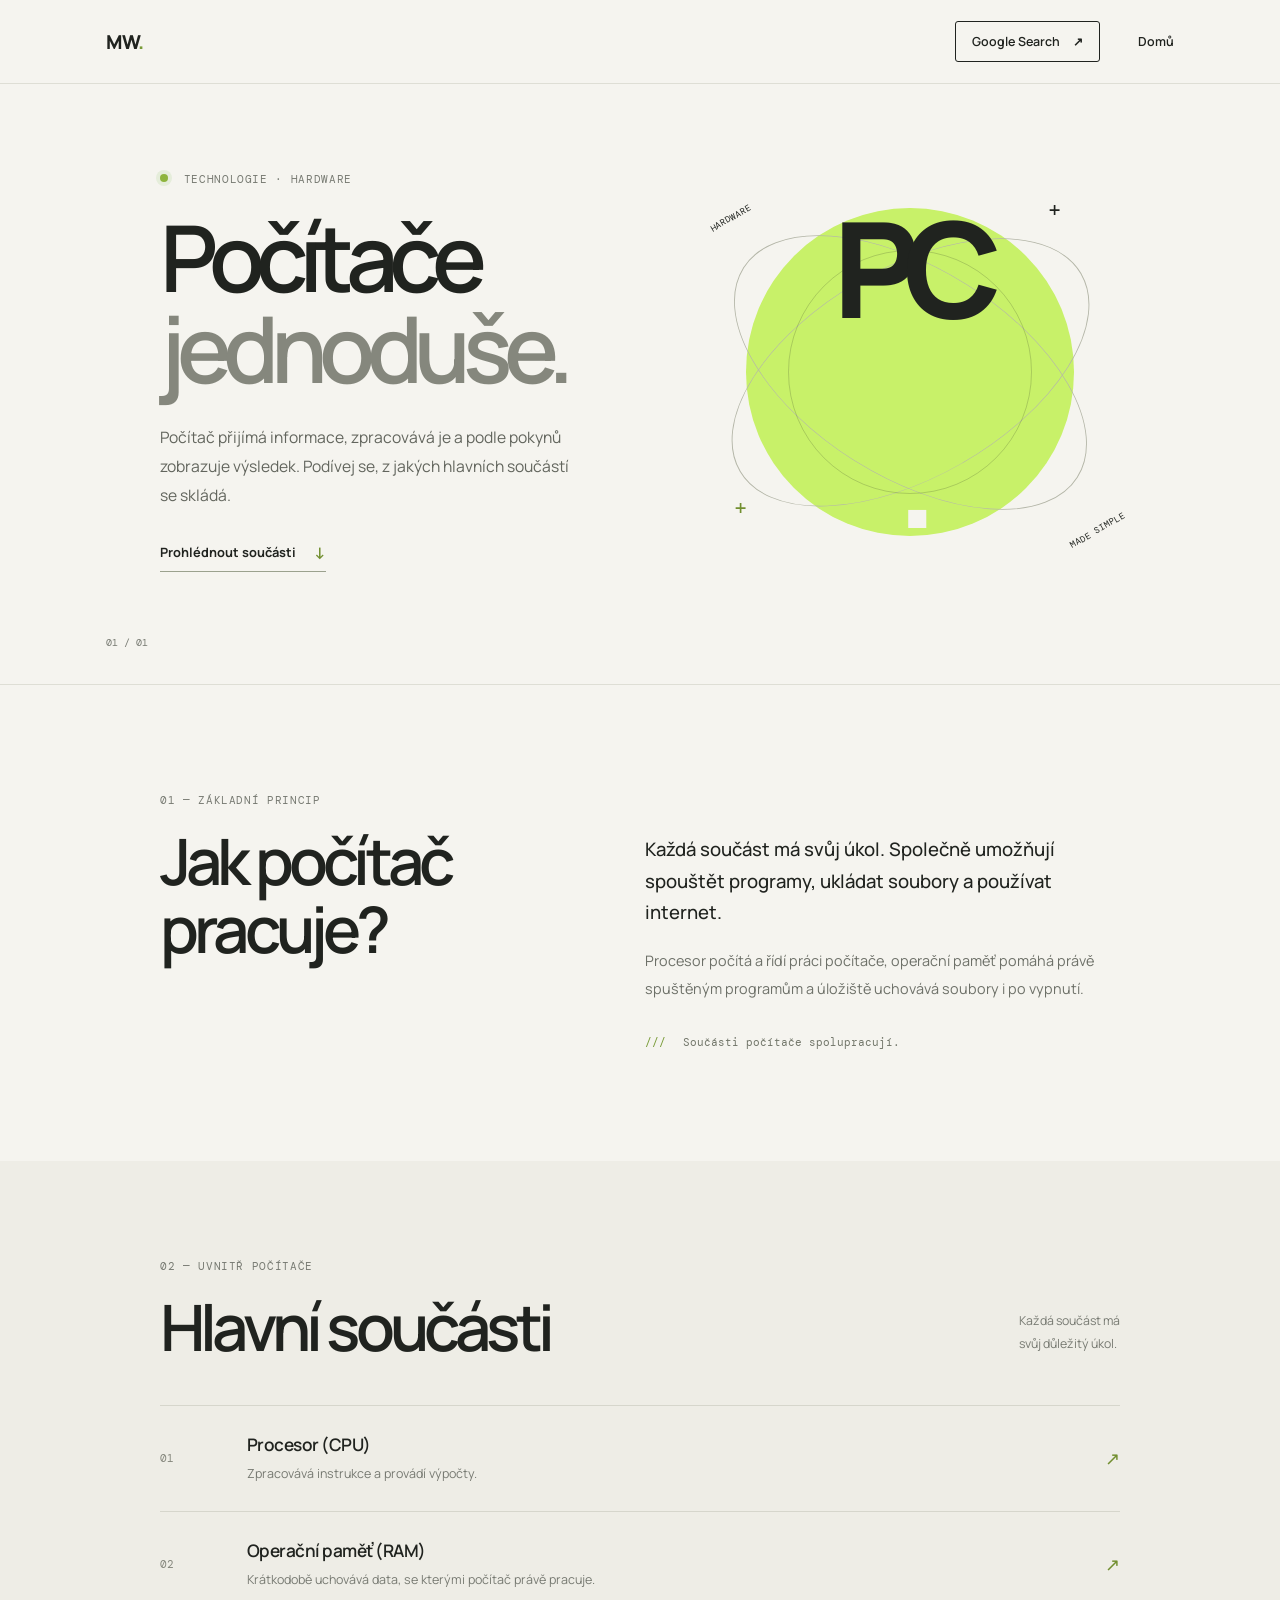
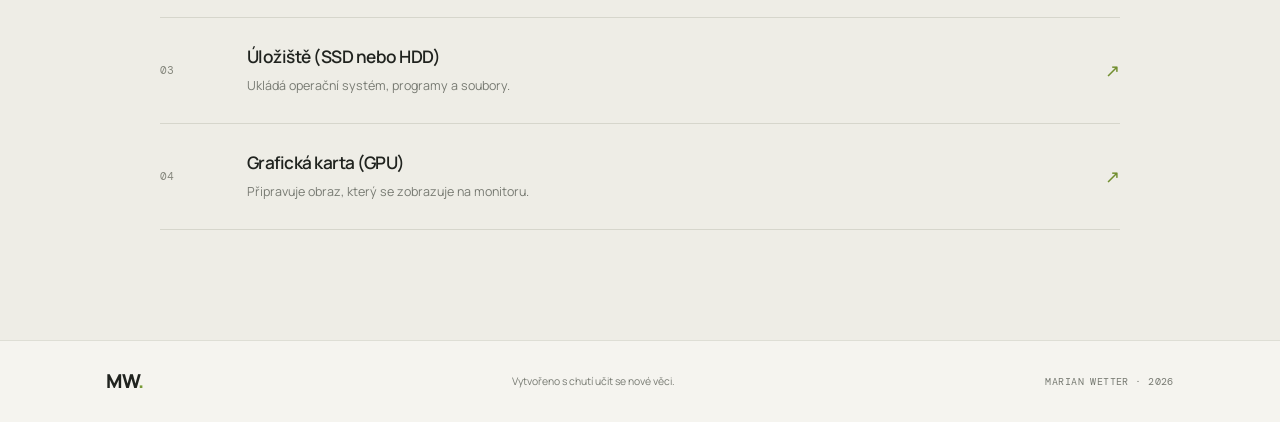
<file: pc.html>
<!doctype html>
<html lang="cs">
  <head>
    <meta charset="utf-8">
    <meta name="viewport" content="width=device-width, initial-scale=1">
    <meta
      name="description"
      content="Jednoduchý přehled počítače a jeho hlavních součástí."
    >
    <meta name="theme-color" content="#f5f4ef">
    <title>Počítače jednoduše — Marian Wetter</title>
    <link rel="preconnect" href="https://fonts.googleapis.com">
    <link rel="preconnect" href="https://fonts.gstatic.com" crossorigin>
    <link
      href="https://fonts.googleapis.com/css2?family=DM+Mono:wght@400;500&family=Manrope:wght@400;500;600;700;800&display=swap"
      rel="stylesheet"
    >
    <link rel="stylesheet" href="styles.css">
  </head>
  <body>
    <header class="site-header">
      <a class="wordmark" href="index.html" aria-label="Marian Wetter — úvod">MW<span>.</span></a>
      <nav aria-label="Hlavní navigace">
        <a
          class="nav-contact"
          href="https://wettermaros-hub.github.io/googleserch/"
          target="_blank"
          rel="noopener noreferrer"
        >Google Search <span aria-hidden="true">↗</span></a>
        <a href="index.html">Domů</a>
      </nav>
    </header>

    <main>
      <section class="hero" aria-labelledby="hero-title">
        <div class="hero-copy">
          <p class="eyebrow"><span class="status-dot"></span> Technologie · hardware</p>
          <h1 id="hero-title">Počítače<br><span>jednoduše.</span></h1>
          <p class="hero-intro">
            Počítač přijímá informace, zpracovává je a podle pokynů zobrazuje
            výsledek. Podívej se, z jakých hlavních součástí se skládá.
          </p>
          <a class="text-link" href="#soucasti">Prohlédnout součásti <span aria-hidden="true">↓</span></a>
        </div>
        <div class="hero-art" aria-hidden="true">
          <div class="orbit orbit-one"></div>
          <div class="orbit orbit-two"></div>
          <div class="orbit orbit-three"></div>
          <div class="art-center">PC<span>.</span></div>
          <span class="art-label label-top">HARDWARE</span>
          <span class="art-label label-bottom">MADE SIMPLE</span>
          <span class="art-cross cross-one">+</span>
          <span class="art-cross cross-two">+</span>
        </div>
        <span class="hero-index">01 / 01</span>
      </section>

      <section class="about section-shell" aria-labelledby="about-title">
        <div class="section-heading">
          <p class="eyebrow">01 — Základní princip</p>
          <h2 id="about-title">Jak počítač<br>pracuje?</h2>
        </div>
        <div class="about-copy">
          <p class="about-lead">
            Každá součást má svůj úkol. Společně umožňují spouštět programy,
            ukládat soubory a používat internet.
          </p>
          <p>
            Procesor počítá a řídí práci počítače, operační paměť pomáhá právě
            spuštěným programům a úložiště uchovává soubory i po vypnutí.
          </p>
          <div class="about-note"><span>///</span> Součásti počítače spolupracují.</div>
        </div>
      </section>

      <section class="interests section-shell" id="soucasti" aria-labelledby="parts-title">
        <div class="interests-heading">
          <div>
            <p class="eyebrow">02 — Uvnitř počítače</p>
            <h2 id="parts-title">Hlavní součásti</h2>
          </div>
          <p class="section-aside">Každá součást má<br>svůj důležitý úkol.</p>
        </div>
        <div class="interest-list">
          <article class="interest-card">
            <span class="interest-number">01</span>
            <div>
              <h3>Procesor (CPU)</h3>
              <p>Zpracovává instrukce a provádí výpočty.</p>
            </div>
            <span class="interest-arrow" aria-hidden="true">↗</span>
          </article>
          <article class="interest-card">
            <span class="interest-number">02</span>
            <div>
              <h3>Operační paměť (RAM)</h3>
              <p>Krátkodobě uchovává data, se kterými počítač právě pracuje.</p>
            </div>
            <span class="interest-arrow" aria-hidden="true">↗</span>
          </article>
          <article class="interest-card">
            <span class="interest-number">03</span>
            <div>
              <h3>Úložiště (SSD nebo HDD)</h3>
              <p>Ukládá operační systém, programy a soubory.</p>
            </div>
            <span class="interest-arrow" aria-hidden="true">↗</span>
          </article>
          <article class="interest-card">
            <span class="interest-number">04</span>
            <div>
              <h3>Grafická karta (GPU)</h3>
              <p>Připravuje obraz, který se zobrazuje na monitoru.</p>
            </div>
            <span class="interest-arrow" aria-hidden="true">↗</span>
          </article>
        </div>
      </section>
    </main>

    <footer class="site-footer">
      <a class="wordmark" href="index.html" aria-label="Zpět na úvod">MW<span>.</span></a>
      <p>Vytvořeno s chutí učit se nové věci.</p>
      <span class="footer-year">MARIAN WETTER · 2026</span>
    </footer>
  </body>
</html>
</file>
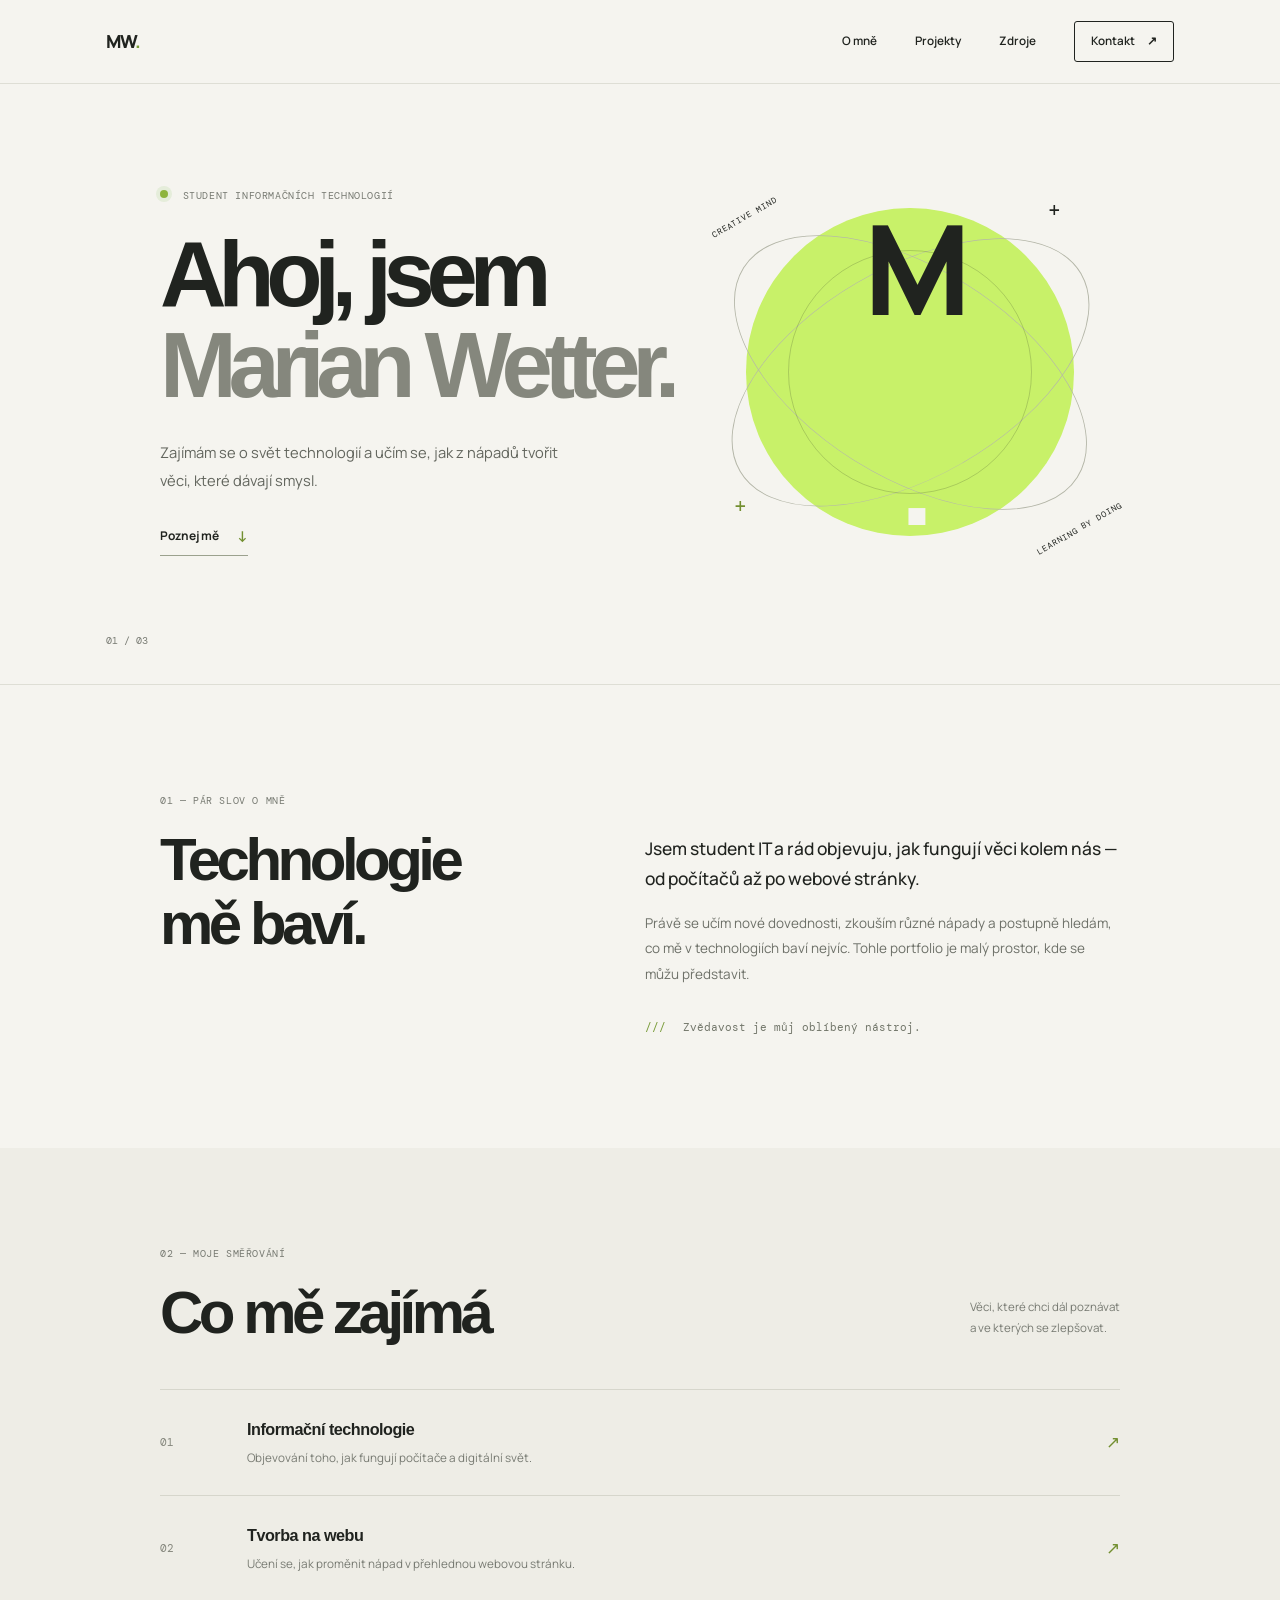
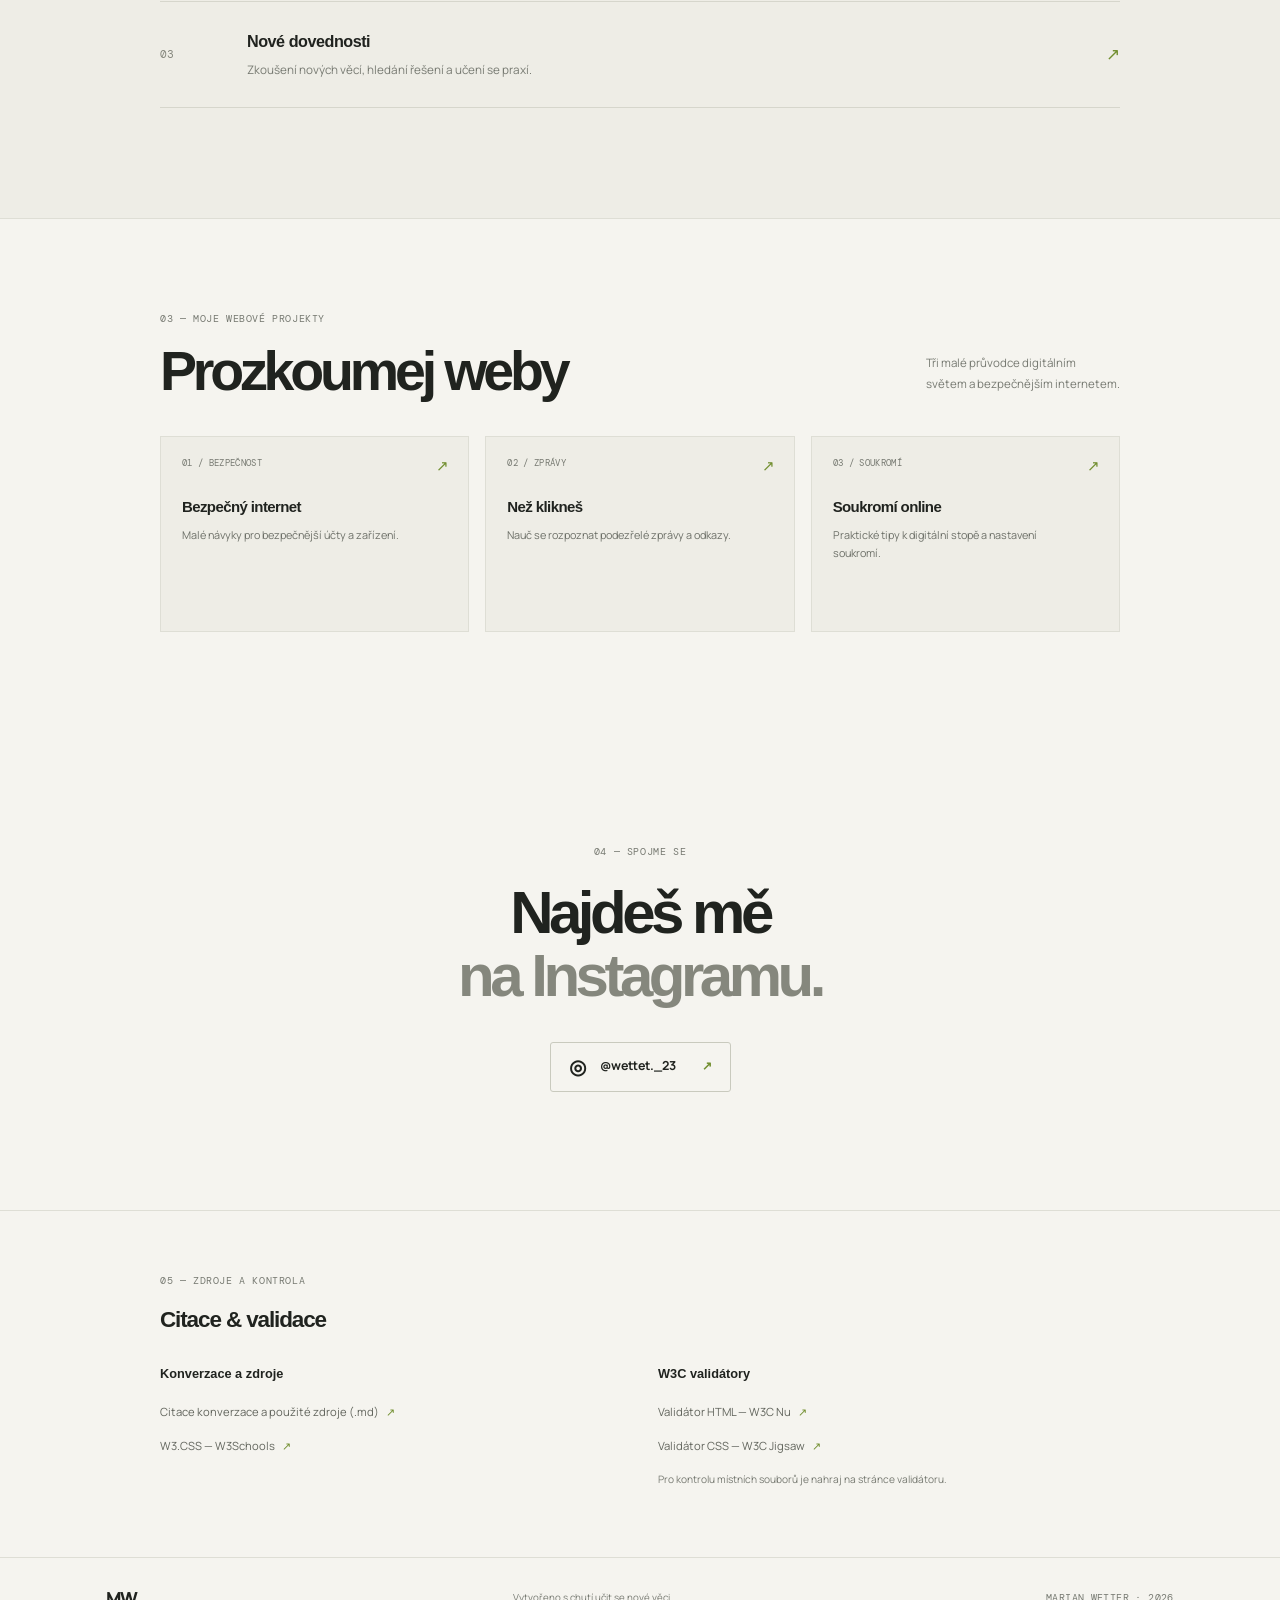
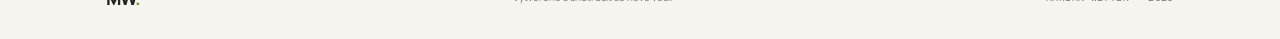
<file: portfolio.html>
<!doctype html>
<html lang="cs">
  <head>
    <meta charset="utf-8">
    <meta name="viewport" content="width=device-width, initial-scale=1">
    <meta
      name="description"
      content="Portfolio Mariana Wettera, studenta IT se zájmem o technologie a tvorbu na webu."
    >
    <meta name="theme-color" content="#f5f4ef">
    <title>Marian Wetter — Portfolio</title>
    <link rel="preconnect" href="https://fonts.googleapis.com">
    <link rel="preconnect" href="https://fonts.gstatic.com" crossorigin>
    <link
      href="https://fonts.googleapis.com/css2?family=DM+Mono:wght@400;500&family=Manrope:wght@400;500;600;700;800&display=swap"
      rel="stylesheet"
    >
    <link rel="stylesheet" href="https://www.w3schools.com/w3css/4/w3.css">
    <link rel="stylesheet" href="styles.css">
  </head>
  <body>
    <header class="site-header">
      <a class="wordmark" href="#domu" aria-label="Marian Wetter — úvod">MW<span>.</span></a>
      <nav aria-label="Hlavní navigace">
        <a href="#o-mne">O mně</a>
        <a href="#projekty">Projekty</a>
        <a href="#zdroje">Zdroje</a>
        <a class="nav-contact" href="#kontakt">Kontakt <span aria-hidden="true">↗</span></a>
      </nav>
    </header>

    <main>
      <section class="hero" id="domu" aria-labelledby="hero-title">
        <div class="hero-copy">
          <p class="eyebrow"><span class="status-dot"></span> Student informačních technologií</p>
          <h1 id="hero-title">Ahoj, jsem<br><span>Marian Wetter.</span></h1>
          <p class="hero-intro">
            Zajímám se o svět technologií a učím se, jak z nápadů tvořit věci,
            které dávají smysl.
          </p>
          <a class="text-link" href="#o-mne">Poznej mě <span aria-hidden="true">↓</span></a>
        </div>
        <div class="hero-art" aria-hidden="true">
          <div class="orbit orbit-one"></div>
          <div class="orbit orbit-two"></div>
          <div class="orbit orbit-three"></div>
          <div class="art-center">M<span>.</span></div>
          <span class="art-label label-top">CREATIVE MIND</span>
          <span class="art-label label-bottom">LEARNING BY DOING</span>
          <span class="art-cross cross-one">+</span>
          <span class="art-cross cross-two">+</span>
        </div>
        <span class="hero-index">01 / 03</span>
      </section>

      <section class="about section-shell" id="o-mne" aria-labelledby="about-title">
        <div class="section-heading">
          <p class="eyebrow">01 — Pár slov o mně</p>
          <h2 id="about-title">Technologie<br>mě baví.</h2>
        </div>
        <div class="about-copy">
          <p class="about-lead">
            Jsem student IT a rád objevuju, jak fungují věci kolem nás — od
            počítačů až po webové stránky.
          </p>
          <p>
            Právě se učím nové dovednosti, zkouším různé nápady a postupně
            hledám, co mě v technologiích baví nejvíc. Tohle portfolio je
            malý prostor, kde se můžu představit.
          </p>
          <div class="about-note"><span>///</span> Zvědavost je můj oblíbený nástroj.</div>
        </div>
      </section>

      <section class="interests section-shell" id="zajem" aria-labelledby="interests-title">
        <div class="interests-heading">
          <div>
            <p class="eyebrow">02 — Moje směřování</p>
            <h2 id="interests-title">Co mě zajímá</h2>
          </div>
          <p class="section-aside">Věci, které chci dál poznávat<br>a ve kterých se zlepšovat.</p>
        </div>
        <div class="interest-list">
          <article class="interest-card">
            <span class="interest-number">01</span>
            <div>
              <h3>Informační technologie</h3>
              <p>Objevování toho, jak fungují počítače a digitální svět.</p>
            </div>
            <span class="interest-arrow" aria-hidden="true">↗</span>
          </article>
          <article class="interest-card">
            <span class="interest-number">02</span>
            <div>
              <h3>Tvorba na webu</h3>
              <p>Učení se, jak proměnit nápad v přehlednou webovou stránku.</p>
            </div>
            <span class="interest-arrow" aria-hidden="true">↗</span>
          </article>
          <article class="interest-card">
            <span class="interest-number">03</span>
            <div>
              <h3>Nové dovednosti</h3>
              <p>Zkoušení nových věcí, hledání řešení a učení se praxí.</p>
            </div>
            <span class="interest-arrow" aria-hidden="true">↗</span>
          </article>
        </div>
      </section>

      <section class="portfolio-projects section-shell" id="projekty" aria-labelledby="projects-title">
        <div class="projects-heading">
          <div>
            <p class="eyebrow">03 — Moje webové projekty</p>
            <h2 id="projects-title">Prozkoumej weby</h2>
          </div>
          <p class="section-aside">Tři malé průvodce digitálním<br>světem a bezpečnějším internetem.</p>
        </div>
        <div class="portfolio-project-grid">
          <a class="portfolio-project" href="https://wettermaros-hub.github.io/bezpecny-internet/">
            <span class="portfolio-project-number">01 / BEZPEČNOST</span>
            <h3>Bezpečný internet</h3>
            <p>Malé návyky pro bezpečnější účty a zařízení.</p>
            <span class="portfolio-project-arrow" aria-hidden="true">↗</span>
          </a>
          <a class="portfolio-project" href="https://wettermaros-hub.github.io/over-si-zpravu/">
            <span class="portfolio-project-number">02 / ZPRÁVY</span>
            <h3>Než klikneš</h3>
            <p>Nauč se rozpoznat podezřelé zprávy a odkazy.</p>
            <span class="portfolio-project-arrow" aria-hidden="true">↗</span>
          </a>
          <a class="portfolio-project" href="https://wettermaros-hub.github.io/soukromi-online/">
            <span class="portfolio-project-number">03 / SOUKROMÍ</span>
            <h3>Soukromí online</h3>
            <p>Praktické tipy k digitální stopě a nastavení soukromí.</p>
            <span class="portfolio-project-arrow" aria-hidden="true">↗</span>
          </a>
        </div>
      </section>

      <section class="contact section-shell w3-center" id="kontakt" aria-labelledby="contact-title">
        <p class="eyebrow">04 — Spojme se</p>
        <h2 id="contact-title">Najdeš mě<br><span>na Instagramu.</span></h2>
        <a
          class="instagram-link w3-button"
          href="https://www.instagram.com/wettet._23/"
          target="_blank"
          rel="noopener noreferrer"
          aria-label="Otevřít Instagram profil wettet._23 v nové kartě"
        >
          <span class="instagram-icon" aria-hidden="true">◎</span>
          <span>@wettet._23</span>
          <span class="external-arrow" aria-hidden="true">↗</span>
        </a>
      </section>

      <section class="sources section-shell" id="zdroje" aria-labelledby="sources-title">
        <p class="eyebrow">05 — Zdroje a kontrola</p>
        <h2 id="sources-title">Citace &amp; validace</h2>
        <div class="source-groups">
          <div class="source-group">
            <h3>Konverzace a zdroje</h3>
            <ul class="source-list">
              <li>
                <a href="citace.md">
                  Citace konverzace a použité zdroje (.md) <span aria-hidden="true">↗</span>
                </a>
              </li>
              <li>
                <a href="https://www.w3schools.com/w3css/" target="_blank" rel="noopener noreferrer">
                  W3.CSS — W3Schools <span aria-hidden="true">↗</span>
                </a>
              </li>
            </ul>
          </div>
          <div class="source-group">
            <h3>W3C validátory</h3>
            <ul class="source-list">
              <li>
                <a href="https://validator.w3.org/nu/" target="_blank" rel="noopener noreferrer">
                  Validátor HTML — W3C Nu <span aria-hidden="true">↗</span>
                </a>
              </li>
              <li>
                <a href="https://jigsaw.w3.org/css-validator/" target="_blank" rel="noopener noreferrer">
                  Validátor CSS — W3C Jigsaw <span aria-hidden="true">↗</span>
                </a>
              </li>
            </ul>
            <p class="validator-note">Pro kontrolu místních souborů je nahraj na stránce validátoru.</p>
          </div>
        </div>
      </section>
    </main>

    <footer class="site-footer">
      <a class="wordmark" href="#domu" aria-label="Zpět na začátek">MW<span>.</span></a>
      <p>Vytvořeno s chutí učit se nové věci.</p>
      <span class="footer-year">MARIAN WETTER · 2026</span>
    </footer>
  </body>
</html>
</file>
<file: styles.css>
:root {
  color-scheme: light;
  --paper: #f5f4ef;
  --ink: #20231f;
  --muted: #777a72;
  --line: #deded5;
  --accent: #c8f169;
  --mono: "DM Mono", monospace;
  --sans: "Manrope", sans-serif;
}

* {
  box-sizing: border-box;
}

html {
  scroll-behavior: smooth;
}

body {
  margin: 0;
  background: var(--paper);
  color: var(--ink);
  font-family: var(--sans);
  -webkit-font-smoothing: antialiased;
}

a {
  color: inherit;
  text-decoration: none;
}

a:focus-visible {
  outline: 2px solid #728f30;
  outline-offset: 5px;
}

.site-header,
.site-footer {
  display: flex;
  align-items: center;
  justify-content: space-between;
  padding: 0 8.3%;
}

.site-header {
  height: 84px;
  border-bottom: 1px solid var(--line);
}

.wordmark {
  font-size: 1.2rem;
  font-weight: 800;
  letter-spacing: -0.09em;
}

.wordmark span,
.art-center span {
  color: #789b37;
}

.site-header nav {
  display: flex;
  align-items: center;
  gap: 38px;
  font-size: 0.78rem;
  font-weight: 600;
}

.site-header nav a:not(.nav-contact) {
  transition: color 160ms ease;
}

.site-header nav a:not(.nav-contact):hover {
  color: #728f30;
}

.nav-contact {
  padding: 11px 16px;
  border: 1px solid var(--ink);
  border-radius: 3px;
}

.nav-contact span {
  margin-left: 10px;
}

.hero {
  position: relative;
  display: grid;
  min-height: 600px;
  grid-template-columns: 1.1fr 0.9fr;
  align-items: center;
  padding: 58px 12.5% 82px;
  overflow: hidden;
}

.hero-copy {
  z-index: 1;
}

.eyebrow {
  margin: 0 0 26px;
  color: var(--muted);
  font-family: var(--mono);
  font-size: 0.67rem;
  letter-spacing: 0.06em;
  text-transform: uppercase;
}

.status-dot {
  display: inline-block;
  width: 8px;
  height: 8px;
  margin: 0 8px 1px 0;
  border-radius: 50%;
  background: #8eb43d;
  box-shadow: 0 0 0 4px #e5edda;
}

.hero h1 {
  margin: 0;
  font-size: clamp(3.5rem, 7.2vw, 6.5rem);
  font-weight: 600;
  letter-spacing: -0.09em;
  line-height: 0.99;
}

.hero h1 span {
  color: #85877d;
}

.hero-intro {
  max-width: 420px;
  margin: 28px 0 30px;
  color: #62655d;
  font-size: 0.98rem;
  line-height: 1.85;
}

.text-link {
  display: inline-flex;
  align-items: center;
  gap: 18px;
  padding-bottom: 8px;
  border-bottom: 1px solid #9ba18e;
  font-size: 0.8rem;
  font-weight: 700;
}

.hero-actions {
  display: flex;
  flex-wrap: wrap;
  gap: 18px 28px;
}

.text-link span {
  color: #728f30;
  font-size: 1rem;
}

.hero-art {
  position: relative;
  width: min(100%, 420px);
  aspect-ratio: 1;
  justify-self: end;
}

.hero-art::before {
  position: absolute;
  inset: 11%;
  border-radius: 50%;
  background: var(--accent);
  content: "";
}

.orbit {
  position: absolute;
  z-index: 1;
  inset: 3%;
  border: 1px solid #b5b7a9;
  border-radius: 50%;
  transform: rotate(-30deg) scaleY(0.53);
}

.orbit-two {
  transform: rotate(32deg) scaleY(0.53);
}

.orbit-three {
  inset: 21%;
  border-color: rgb(32 35 31 / 18%);
  transform: rotate(0deg) scaleY(1);
}

.art-center {
  position: absolute;
  z-index: 2;
  inset: 0;
  display: grid;
  place-items: center;
  font-size: clamp(5rem, 11vw, 8.3rem);
  font-weight: 800;
  letter-spacing: -0.12em;
}

.art-center span {
  color: #f5f4ef;
}

.art-label,
.art-cross {
  position: absolute;
  z-index: 2;
  font-family: var(--mono);
}

.art-label {
  font-size: 0.55rem;
  letter-spacing: 0.08em;
}

.label-top {
  top: 12%;
  left: 2%;
  transform: rotate(-30deg);
}

.label-bottom {
  right: -2%;
  bottom: 11%;
  transform: rotate(-30deg);
}

.art-cross {
  font-size: 1.4rem;
}

.cross-one {
  top: 8%;
  right: 14%;
}

.cross-two {
  bottom: 14%;
  left: 8%;
  color: #728f30;
}

.hero-index {
  position: absolute;
  bottom: 35px;
  left: 8.3%;
  color: var(--muted);
  font-family: var(--mono);
  font-size: 0.65rem;
}

.section-shell {
  padding-right: 12.5%;
  padding-left: 12.5%;
}

.about {
  display: grid;
  grid-template-columns: 0.9fr 1.1fr;
  gap: 10%;
  padding-top: 108px;
  padding-bottom: 112px;
  border-top: 1px solid var(--line);
}

.section-heading .eyebrow,
.interests-heading .eyebrow {
  margin-bottom: 20px;
}

.section-heading h2,
.interests h2,
.contact h2 {
  margin: 0;
  font-size: clamp(2.5rem, 5vw, 4rem);
  font-weight: 600;
  letter-spacing: -0.075em;
  line-height: 1.06;
}

.about-copy {
  padding-top: 41px;
}

.about-copy p {
  max-width: 510px;
  color: #6d7068;
  font-size: 0.9rem;
  line-height: 1.9;
}

.about-copy .about-lead {
  margin-top: 0;
  color: var(--ink);
  font-size: 1.16rem;
  font-weight: 500;
  line-height: 1.7;
}

.about-note {
  margin-top: 33px;
  color: #72766a;
  font-family: var(--mono);
  font-size: 0.7rem;
}

.about-note span {
  margin-right: 10px;
  color: #789b37;
}

.interests {
  padding-top: 98px;
  padding-bottom: 110px;
  background: #eeede6;
}

.interests-heading {
  display: flex;
  align-items: end;
  justify-content: space-between;
  margin-bottom: 44px;
}

.section-aside {
  margin: 0 0 6px;
  color: var(--muted);
  font-size: 0.77rem;
  line-height: 1.8;
}

.interest-card {
  display: grid;
  grid-template-columns: 65px 1fr 30px;
  align-items: center;
  gap: 22px;
  padding: 27px 0;
  border-top: 1px solid #d6d6cc;
}

.interest-card:last-child {
  border-bottom: 1px solid #d6d6cc;
}

.interest-number {
  color: #85877d;
  font-family: var(--mono);
  font-size: 0.7rem;
}

.interest-card h3 {
  margin: 0;
  font-size: 1.08rem;
  font-weight: 600;
  letter-spacing: -0.03em;
}

.interest-card p {
  margin: 8px 0 0;
  color: #777a72;
  font-size: 0.78rem;
  line-height: 1.6;
}

.interest-arrow {
  justify-self: end;
  color: #728f30;
  font-size: 1.1rem;
}

.portfolio-projects {
  padding-top: 92px;
  padding-bottom: 100px;
  border-top: 1px solid var(--line);
}

.projects-heading {
  display: flex;
  align-items: end;
  justify-content: space-between;
  margin-bottom: 35px;
}

.projects-heading .eyebrow {
  margin-bottom: 16px;
}

.projects-heading h2 {
  margin: 0;
  font-size: clamp(2.4rem, 5vw, 3.7rem);
  font-weight: 600;
  letter-spacing: -0.075em;
  line-height: 1.06;
}

.portfolio-project-grid {
  display: grid;
  grid-template-columns: repeat(3, minmax(0, 1fr));
  gap: 16px;
}

.portfolio-project {
  position: relative;
  display: flex;
  min-height: 196px;
  flex-direction: column;
  align-items: flex-start;
  padding: 21px;
  border: 1px solid var(--line);
  background: #eeede6;
  transition: transform 160ms ease, border-color 160ms ease;
}

.portfolio-project:hover {
  transform: translateY(-4px);
  border-color: #9ba18e;
}

.portfolio-project-number {
  color: var(--muted);
  font-family: var(--mono);
  font-size: 0.57rem;
  letter-spacing: 0.04em;
}

.portfolio-project h3 {
  margin: 25px 0 0;
  font-size: 1rem;
  font-weight: 700;
  letter-spacing: -0.04em;
}

.portfolio-project p {
  max-width: 230px;
  margin: 8px 0 22px;
  color: #6d7068;
  font-size: 0.72rem;
  line-height: 1.7;
}

.portfolio-project-arrow {
  position: absolute;
  top: 18px;
  right: 19px;
  color: #728f30;
}

.contact {
  padding-top: 112px;
  padding-bottom: 118px;
}

.contact .eyebrow {
  margin-bottom: 22px;
}

.contact h2 span {
  color: #85877d;
}

.instagram-link {
  display: inline-flex;
  align-items: center;
  gap: 14px;
  margin-top: 34px;
  padding: 14px 18px;
  border: 1px solid #c9cabe;
  border-radius: 3px;
  font-size: 0.83rem;
  font-weight: 700;
  transition: background 160ms ease, border-color 160ms ease;
}

.instagram-link:hover {
  border-color: var(--accent);
  background: var(--accent);
}

.instagram-icon {
  font-size: 1.3rem;
  line-height: 1;
}

.external-arrow {
  margin-left: 12px;
  color: #728f30;
}

.sources {
  padding-top: 62px;
  padding-bottom: 70px;
  border-top: 1px solid var(--line);
}

.sources .eyebrow {
  margin-bottom: 15px;
}

.sources h2 {
  margin: 0;
  font-size: 1.5rem;
  font-weight: 600;
  letter-spacing: -0.05em;
}

.source-groups {
  display: grid;
  grid-template-columns: 1fr 1fr;
  gap: 36px;
  margin-top: 28px;
}

.source-group h3 {
  margin: 0;
  font-size: 0.85rem;
  font-weight: 700;
}

.source-list {
  display: flex;
  flex-direction: column;
  align-items: flex-start;
  gap: 12px;
  margin: 16px 0 0;
  padding: 0;
  list-style: none;
}

.source-list a {
  color: #62655d;
  font-size: 0.75rem;
}

.source-list a:hover {
  color: #728f30;
}

.source-list a span {
  margin-left: 5px;
  color: #728f30;
}

.validator-note {
  margin: 14px 0 0;
  color: var(--muted);
  font-size: 0.68rem;
  line-height: 1.6;
}

.site-footer {
  min-height: 82px;
  border-top: 1px solid var(--line);
}

.site-footer p,
.footer-year {
  color: var(--muted);
  font-size: 0.65rem;
}

.footer-year {
  font-family: var(--mono);
  letter-spacing: 0.04em;
}

@media (max-width: 760px) {
  .site-header,
  .site-footer {
    padding-right: 6%;
    padding-left: 6%;
  }

  .site-header {
    height: 72px;
  }

  .site-header nav {
    gap: 18px;
    font-size: 0.7rem;
  }

  .nav-contact {
    padding: 9px 11px;
  }

  .hero {
    min-height: 0;
    grid-template-columns: 1fr;
    padding: 82px 8% 70px;
  }

  .hero h1 {
    font-size: clamp(3.6rem, 13vw, 5.5rem);
  }

  .hero-art {
    width: min(76%, 340px);
    margin: 44px auto 0;
    justify-self: center;
  }

  .hero-index {
    bottom: 25px;
    left: 8%;
  }

  .section-shell {
    padding-right: 8%;
    padding-left: 8%;
  }

  .about {
    grid-template-columns: 1fr;
    gap: 22px;
    padding-top: 75px;
    padding-bottom: 78px;
  }

  .about-copy {
    padding-top: 0;
  }

  .interests {
    padding-top: 76px;
    padding-bottom: 82px;
  }

  .portfolio-projects {
    padding-top: 76px;
    padding-bottom: 82px;
  }

  .portfolio-project-grid {
    grid-template-columns: repeat(2, minmax(0, 1fr));
  }

  .contact {
    padding-top: 82px;
    padding-bottom: 86px;
  }

  .sources {
    padding-top: 52px;
    padding-bottom: 58px;
  }

  .source-groups {
    grid-template-columns: 1fr;
    gap: 28px;
  }
}

@media (max-width: 480px) {
  .site-header nav {
    gap: 13px;
  }

  .site-header nav a:nth-child(2) {
    display: none;
  }

  .hero {
    padding-top: 70px;
  }

  .hero-intro {
    font-size: 0.9rem;
  }

  .interests-heading {
    display: block;
  }

  .projects-heading {
    display: block;
  }

  .portfolio-project-grid {
    grid-template-columns: 1fr;
  }

  .section-aside {
    margin-top: 18px;
  }

  .interest-card {
    grid-template-columns: 34px 1fr 18px;
    gap: 12px;
    padding: 22px 0;
  }

  .interest-card h3 {
    font-size: 0.98rem;
  }

  .site-footer {
    min-height: 74px;
  }

  .site-footer p {
    display: none;
  }
}

@media (prefers-reduced-motion: reduce) {
  html {
    scroll-behavior: auto;
  }

  *,
  *::before,
  *::after {
    transition-duration: 0.01ms !important;
  }
}
</file>
<file: bezpecny-internet/styles.css>
@import url("https://fonts.googleapis.com/css2?family=DM+Mono:wght@400;500&family=Manrope:wght@400;500;600;700;800&display=swap");

:root {
  color-scheme: dark;
  --night: #101812;
  --night-soft: #17231b;
  --text: #f0f3e8;
  --muted: #9da69b;
  --line: rgb(222 235 215 / 12%);
  --lime: #ccf276;
  --mono: "DM Mono", monospace;
  --sans: "Manrope", sans-serif;
}

* { box-sizing: border-box; }
html { scroll-behavior: smooth; }
body { margin: 0; background: var(--night); color: var(--text); font-family: var(--sans); -webkit-font-smoothing: antialiased; }
a { color: inherit; text-decoration: none; }
a:focus-visible { outline: 2px solid var(--lime); outline-offset: 5px; }
.site-header, .site-footer { display: flex; align-items: center; justify-content: space-between; padding-right: 8%; padding-left: 8%; }
.site-header { height: 78px; border-bottom: 1px solid var(--line); }
.brand { font-size: 1.05rem; font-weight: 800; letter-spacing: -.06em; }
.brand span { color: var(--muted); font-weight: 500; }
.brand b { color: var(--lime); }
.site-header nav { display: flex; align-items: center; gap: 34px; font-size: .75rem; font-weight: 600; }
.site-header nav a:not(.nav-cta) { color: #c1c9bd; transition: color 160ms ease; }
.site-header nav a:not(.nav-cta):hover { color: var(--lime); }
.nav-cta { padding: 11px 15px; border: 1px solid rgb(204 242 118 / 36%); border-radius: 2px; color: var(--lime); }
.nav-cta span { margin-left: 10px; }
.hero { position: relative; display: grid; min-height: 580px; grid-template-columns: 1fr 1fr; align-items: center; gap: 36px; overflow: hidden; padding: 80px 13% 88px; }
.hero-copy { position: relative; z-index: 1; }
.eyebrow { margin: 0 0 23px; color: var(--muted); font-family: var(--mono); font-size: .64rem; letter-spacing: .08em; text-transform: uppercase; }
.live-dot { display: inline-block; width: 7px; height: 7px; margin-right: 9px; border-radius: 50%; background: var(--lime); box-shadow: 0 0 12px rgb(204 242 118 / 42%); }
.hero h1 { margin: 0; font-size: clamp(4.5rem, 8vw, 7.3rem); font-weight: 600; letter-spacing: -.095em; line-height: .96; }
.hero h1 span { color: var(--lime); }
.intro { max-width: 430px; margin: 27px 0 28px; color: #bac3b8; font-size: .89rem; line-height: 1.9; }
.primary-link { display: inline-flex; align-items: center; gap: 18px; padding: 12px 0; border-bottom: 1px solid rgb(204 242 118 / 55%); color: var(--lime); font-size: .76rem; font-weight: 700; }
.primary-link span { font-size: 1rem; }
.hero-art { position: relative; width: min(100%, 400px); aspect-ratio: 1; justify-self: end; }
.hero-art::before { position: absolute; inset: 14%; border-radius: 50%; background: radial-gradient(circle at 50% 45%, rgb(204 242 118 / 19%), rgb(204 242 118 / 3%) 62%, transparent 68%); content: ""; }
.art-orbit { position: absolute; inset: 4%; border: 1px solid rgb(204 242 118 / 24%); border-radius: 50%; transform: rotate(-27deg) scaleY(.5); }
.orbit-b { transform: rotate(30deg) scaleY(.5); }
.orbit-c { inset: 22%; border-color: rgb(221 237 211 / 14%); transform: none; }
.shield { position: absolute; inset: 0; display: grid; place-items: center; }
.shield span { display: grid; width: 104px; height: 122px; place-items: center; border: 1px solid rgb(204 242 118 / 66%); border-radius: 50% 50% 48% 48% / 39% 39% 61% 61%; color: var(--lime); font-size: 3rem; box-shadow: 0 0 48px rgb(204 242 118 / 9%), inset 0 0 35px rgb(204 242 118 / 6%); }
.art-label, .art-cross { position: absolute; z-index: 1; font-family: var(--mono); }
.art-label { color: #b6c3ad; font-size: .51rem; letter-spacing: .1em; }
.label-one { top: 10%; left: 3%; transform: rotate(-28deg); }
.label-two { right: 0; bottom: 12%; transform: rotate(-28deg); }
.art-cross { top: 17%; right: 15%; color: var(--lime); font-size: 1.4rem; }
.hero-index { position: absolute; bottom: 32px; left: 8%; color: #718071; font-family: var(--mono); font-size: .58rem; letter-spacing: .08em; }
.section-shell { padding-right: 13%; padding-left: 13%; }
.habits { padding-top: 94px; padding-bottom: 103px; border-top: 1px solid var(--line); background: var(--night-soft); }
.section-top { display: flex; align-items: end; justify-content: space-between; margin-bottom: 38px; }
.section-top .eyebrow { margin-bottom: 16px; }
.section-top h2, .checklist-heading h2, .resources h2 { margin: 0; font-size: clamp(2.4rem, 5vw, 3.8rem); font-weight: 600; letter-spacing: -.075em; line-height: 1.06; }
.section-aside { margin: 0 0 5px; color: var(--muted); font-size: .72rem; line-height: 1.8; }
.habit-grid { display: grid; grid-template-columns: repeat(3, minmax(0, 1fr)); gap: 16px; }
.habit-card { display: flex; min-height: 300px; flex-direction: column; align-items: flex-start; padding: 22px 20px 19px; border: 1px solid var(--line); background: rgb(13 20 15 / 26%); }
.card-number { color: #839080; font-family: var(--mono); font-size: .57rem; letter-spacing: .07em; }
.habit-icon { display: grid; width: 44px; height: 44px; margin: 27px 0 19px; place-items: center; border: 1px solid rgb(204 242 118 / 34%); border-radius: 50%; color: var(--lime); font-size: 1.2rem; }
.habit-card h3 { margin: 0; font-size: .93rem; font-weight: 700; letter-spacing: -.035em; }
.habit-card p { margin: 10px 0 21px; color: #aab4a7; font-size: .7rem; line-height: 1.8; }
.card-foot { margin-top: auto; padding-top: 12px; border-top: 1px solid var(--line); color: var(--lime); font-family: var(--mono); font-size: .53rem; }
.checklist { display: grid; grid-template-columns: .8fr 1.2fr; gap: 12%; padding-top: 105px; padding-bottom: 108px; }
.checklist-heading .eyebrow { margin-bottom: 18px; }
.checklist-heading h2 { font-size: clamp(2.6rem, 5vw, 4rem); }
.checklist-heading h2 span { color: var(--lime); }
.checklist-heading > p:last-child { max-width: 320px; margin: 18px 0 0; color: var(--muted); font-size: .78rem; line-height: 1.85; }
.checklist-items { margin: 0; padding: 0; list-style: none; }
.checklist-items li { display: grid; grid-template-columns: 35px 1fr; gap: 12px; padding: 18px 0; border-top: 1px solid var(--line); }
.checklist-items li:last-child { border-bottom: 1px solid var(--line); }
.checklist-items li > span { padding-top: 2px; color: var(--lime); font-family: var(--mono); font-size: .59rem; }
.checklist-items p { margin: 0; color: #aab4a7; font-size: .73rem; line-height: 1.8; }
.checklist-items strong { color: var(--text); }
.resources { padding-top: 75px; padding-bottom: 80px; border-top: 1px solid var(--line); background: var(--night-soft); }
.resources .eyebrow { margin-bottom: 15px; }
.resources h2 { font-size: clamp(2.3rem, 4vw, 3rem); }
.resources-intro { max-width: 550px; margin: 16px 0 28px; color: var(--muted); font-size: .77rem; line-height: 1.8; }
.resource-links { display: grid; grid-template-columns: 1fr 1fr; gap: 14px; }
.resource-links a { display: flex; align-items: center; justify-content: space-between; gap: 18px; padding: 18px; border: 1px solid var(--line); transition: border-color 160ms ease, background 160ms ease; }
.resource-links a:hover { border-color: rgb(204 242 118 / 45%); background: rgb(204 242 118 / 4%); }
.resource-links a strong, .resource-links a small { display: block; }
.resource-links a strong { font-size: .78rem; }
.resource-links a small { margin-top: 5px; color: var(--muted); font-size: .66rem; }
.resource-links a > b { color: var(--lime); font-size: 1.05rem; }
.validator-box { margin-top: 27px; padding-top: 18px; border-top: 1px solid var(--line); }
.validator-box > p { margin: 0 0 11px; color: #aab4a7; font-family: var(--mono); font-size: .54rem; letter-spacing: .07em; }
.validator-links { display: flex; flex-wrap: wrap; gap: 10px 24px; }
.validator-links a { color: var(--text); font-size: .68rem; font-weight: 600; }
.validator-links a:hover { color: var(--lime); }
.validator-links a span { margin-left: 5px; color: var(--lime); font-size: .62rem; }
.validator-box > small { display: block; margin-top: 10px; color: #778474; font-size: .61rem; }
.disclaimer { max-width: 760px; margin: 22px 0 0; color: #778474; font-size: .64rem; line-height: 1.8; }
.related-sites { padding-top: 24px; padding-bottom: 25px; border-top: 1px solid var(--line); }
.related-sites .eyebrow { margin-bottom: 12px; font-size: .53rem; }
.related-links { display: flex; flex-wrap: wrap; gap: 10px 24px; }
.related-links a { color: #c1c9bd; font-size: .66rem; font-weight: 600; }
.related-links a:hover, .related-links a[aria-current="page"] { color: var(--lime); }
.related-links a span { margin-left: 4px; color: var(--lime); }
.site-footer { min-height: 78px; border-top: 1px solid var(--line); }
.site-footer > p, .footer-tag { color: var(--muted); font-size: .61rem; }
.footer-tag { font-family: var(--mono); letter-spacing: .06em; }
@media (max-width: 800px) {
  .hero { min-height: 0; grid-template-columns: 1fr; gap: 24px; padding: 76px 9% 76px; }
  .hero-art { width: min(74%, 330px); justify-self: center; }
  .section-shell { padding-right: 9%; padding-left: 9%; }
  .habit-grid { grid-template-columns: 1fr 1fr; }
  .habit-card:last-child { grid-column: 1 / -1; min-height: 255px; }
  .checklist { grid-template-columns: 1fr; gap: 32px; }
  .site-header, .site-footer { padding-right: 6%; padding-left: 6%; }
  .site-header nav { gap: 18px; }
}
@media (max-width: 520px) {
  .site-header { height: 68px; }
  .site-header nav { gap: 12px; font-size: .63rem; }
  .site-header nav a:first-child { display: none; }
  .nav-cta { padding: 9px 10px; }
  .hero { padding-top: 65px; }
  .hero h1 { font-size: clamp(4.1rem, 16vw, 5.5rem); }
  .hero-art { width: 82%; }
  .section-top { display: block; }
  .section-aside { margin-top: 16px; }
  .habits { padding-top: 70px; padding-bottom: 72px; }
  .habit-grid, .resource-links { grid-template-columns: 1fr; }
  .habit-card, .habit-card:last-child { grid-column: auto; min-height: 265px; }
  .checklist { padding-top: 76px; padding-bottom: 80px; }
  .resources { padding-top: 58px; padding-bottom: 62px; }
  .footer-tag { display: none; }
  .site-footer { min-height: 68px; }
  .site-footer > p { max-width: 145px; text-align: right; }
}
@media (prefers-reduced-motion: reduce) {
  html { scroll-behavior: auto; }
  *, *::before, *::after { transition-duration: .01ms !important; }
}
</file>
<file: over-si-zpravu/styles.css>
@import url("https://fonts.googleapis.com/css2?family=DM+Mono:wght@400;500&family=Manrope:wght@400;500;600;700;800&display=swap");

:root {
  color-scheme: light;
  --paper: #f6f4ef;
  --ink: #232723;
  --muted: #777a70;
  --line: #dfded5;
  --green: #587456;
  --green-dark: #23342b;
  --orange: #e48a53;
  --mono: "DM Mono", monospace;
  --sans: "Manrope", sans-serif;
}

* { box-sizing: border-box; }
html { scroll-behavior: smooth; }
body { margin: 0; background: var(--paper); color: var(--ink); font-family: var(--sans); -webkit-font-smoothing: antialiased; }
a { color: inherit; text-decoration: none; }
a:focus-visible { outline: 2px solid var(--green); outline-offset: 5px; }
.site-header, .site-footer { display: flex; align-items: center; justify-content: space-between; padding: 0 8.3%; }
.site-header { height: 78px; border-bottom: 1px solid var(--line); }
.brand { display: inline-flex; align-items: center; gap: 9px; font-size: .94rem; font-weight: 800; letter-spacing: -.05em; }
.brand-mark { display: grid; width: 25px; height: 25px; place-items: center; border-radius: 50%; background: var(--green-dark); color: var(--paper); font-size: .86rem; font-weight: 700; }
.site-header nav { display: flex; align-items: center; gap: 30px; font-size: .7rem; font-weight: 600; }
.site-header nav a:not(.nav-link) { color: #62675f; transition: color 160ms ease; }
.site-header nav a:not(.nav-link):hover { color: var(--green); }
.nav-link { padding: 10px 0; border-bottom: 1px solid #adb4a8; }
.nav-link span { margin-left: 8px; color: var(--green); }
.hero { position: relative; display: grid; min-height: 590px; grid-template-columns: .9fr 1.1fr; align-items: center; gap: 8%; overflow: hidden; padding: 72px 13% 85px; }
.hero-copy { position: relative; z-index: 1; }
.eyebrow { margin: 0 0 21px; color: var(--muted); font-family: var(--mono); font-size: .61rem; letter-spacing: .075em; text-transform: uppercase; }
.hero .eyebrow { display: flex; align-items: center; gap: 10px; }
.hero .eyebrow i { width: 5px; height: 5px; border-radius: 50%; background: var(--orange); }
.hero h1 { margin: 0; font-size: clamp(4.7rem, 8vw, 7.4rem); font-weight: 600; letter-spacing: -.1em; line-height: .94; }
.hero h1 em { color: var(--green); font-style: normal; }
.hero-intro { max-width: 385px; margin: 25px 0; color: #666b62; font-size: .83rem; line-height: 1.9; }
.primary-link { display: inline-flex; align-items: center; gap: 15px; padding: 11px 0; border-bottom: 1px solid #9fa998; font-size: .72rem; font-weight: 700; }
.primary-link span { color: var(--green); }
.hero-scene { position: relative; display: grid; min-height: 340px; place-items: center; }
.hero-scene::before { position: absolute; width: 315px; height: 315px; border: 1px solid #e7e4dc; border-radius: 50%; content: ""; }
.hero-scene::after { position: absolute; width: 250px; height: 250px; border: 1px solid #e9e6de; border-radius: 50%; content: ""; }
.message-window { position: relative; z-index: 1; width: min(100%, 330px); overflow: hidden; border: 1px solid #dedbd2; border-radius: 7px; background: #fffefa; box-shadow: 0 18px 55px rgb(41 45 37 / 10%); transform: rotate(-2deg); }
.window-head { display: flex; align-items: center; gap: 10px; padding: 13px 15px; border-bottom: 1px solid #eeece5; font-size: .64rem; font-weight: 700; }
.window-icon { display: grid; width: 26px; height: 26px; place-items: center; border-radius: 50%; background: #f1eee5; color: var(--green); font-size: .78rem; }
.window-head small { display: block; margin-top: 2px; color: #94968e; font-size: .53rem; font-weight: 500; }
.window-menu { margin-left: auto; color: #808379; font-size: 1rem; letter-spacing: .1em; }
.message-content { padding: 18px; }
.message-from { color: #81847b; font-size: .55rem; }
.message-content p { margin: 11px 0 14px; font-size: .7rem; font-weight: 600; line-height: 1.7; }
.fake-button { display: inline-block; padding: 8px 11px; border-radius: 3px; background: #f1eee5; color: #4c5748; font-size: .57rem; font-weight: 700; }
.message-url { display: block; margin-top: 9px; color: #a06747; font-family: var(--mono); font-size: .48rem; }
.warning-strip { display: flex; align-items: center; gap: 8px; padding: 10px 15px; background: #f1e4d7; color: #915a3b; font-family: var(--mono); font-size: .53rem; letter-spacing: .05em; }
.warning-strip span { display: grid; width: 17px; height: 17px; place-items: center; border: 1px solid #c88965; border-radius: 50%; font-size: .62rem; }
.scene-note, .scene-cross { position: absolute; z-index: 2; font-family: var(--mono); }
.scene-note { color: #75796f; font-size: .51rem; letter-spacing: .07em; }
.note-top { top: 16%; left: 0; transform: rotate(-9deg); }
.note-bottom { right: 0; bottom: 12%; }
.note-bottom span { margin-right: 7px; color: var(--green); }
.scene-cross { color: var(--orange); font-size: 1.4rem; }
.cross-one { top: 13%; right: 15%; }
.cross-two { bottom: 12%; left: 12%; color: var(--green); }
.hero-index { position: absolute; bottom: 30px; left: 8.3%; color: #999b92; font-family: var(--mono); font-size: .58rem; letter-spacing: .06em; }
.section-shell { padding-right: 13%; padding-left: 13%; }
.signals { padding-top: 92px; padding-bottom: 103px; border-top: 1px solid var(--line); background: #eeece5; }
.section-top { display: flex; align-items: end; justify-content: space-between; margin-bottom: 38px; }
.section-top .eyebrow { margin-bottom: 15px; }
.section-top h2, .steps-intro h2, .help h2 { margin: 0; font-size: clamp(2.5rem, 5vw, 3.8rem); font-weight: 600; letter-spacing: -.075em; line-height: 1.06; }
.section-aside { margin: 0 0 5px; color: var(--muted); font-size: .71rem; line-height: 1.8; }
.signal-list { border-top: 1px solid #d6d4ca; }
.signal-row { display: grid; grid-template-columns: 38px 51px 1fr auto; align-items: center; gap: 20px; padding: 23px 0; border-bottom: 1px solid #d6d4ca; }
.signal-number { color: #82867b; font-family: var(--mono); font-size: .59rem; }
.signal-icon { display: grid; width: 42px; height: 42px; place-items: center; border: 1px solid #cfd1c5; border-radius: 50%; color: var(--green); font-size: 1.1rem; }
.signal-row:nth-child(2) .signal-icon { color: #b9693f; }
.signal-copy h3 { margin: 0; font-size: .92rem; font-weight: 700; letter-spacing: -.025em; }
.signal-copy p { max-width: 560px; margin: 6px 0 0; color: #73766c; font-size: .68rem; line-height: 1.8; }
.signal-tag { color: #86897f; font-family: var(--mono); font-size: .5rem; letter-spacing: .05em; }
.steps { display: grid; grid-template-columns: .82fr 1.18fr; gap: 10%; padding-top: 100px; padding-bottom: 105px; }
.steps-intro .eyebrow, .help .eyebrow { margin-bottom: 17px; }
.steps-intro h2 { font-size: clamp(2.5rem, 5vw, 3.9rem); }
.steps-intro h2 span { color: var(--green); }
.steps-intro > p:last-child { max-width: 330px; margin: 17px 0 0; color: var(--muted); font-size: .74rem; line-height: 1.85; }
.step-list { margin: 0; padding: 0; list-style: none; }
.step-list li { display: grid; grid-template-columns: 70px 1fr; gap: 14px; padding: 18px 0; border-top: 1px solid var(--line); }
.step-list li:last-child { border-bottom: 1px solid var(--line); }
.step-index { padding-top: 2px; color: var(--green); font-family: var(--mono); font-size: .55rem; }
.step-list h3 { margin: 0; font-size: .81rem; font-weight: 700; }
.step-list p { margin: 6px 0 0; color: #73766c; font-size: .67rem; line-height: 1.8; }
.help { display: grid; grid-template-columns: 1fr .85fr; align-items: center; gap: 9%; padding-top: 73px; padding-bottom: 78px; border-top: 1px solid var(--line); background: #e9e7df; }
.help h2 { font-size: clamp(2.2rem, 4vw, 3.1rem); }
.help > div:first-child > p:last-child { max-width: 530px; margin: 14px 0 0; color: #73766c; font-size: .72rem; line-height: 1.8; }
.help-links { display: flex; flex-direction: column; gap: 10px; }
.help-links a { display: flex; align-items: center; justify-content: space-between; gap: 15px; padding: 15px 16px; border: 1px solid #d4d2c8; background: rgb(255 254 250 / 45%); transition: border-color 160ms ease; }
.help-links a:hover { border-color: var(--green); }
.help-links strong, .help-links small { display: block; }
.help-links strong { font-size: .75rem; }
.help-links small { margin-top: 4px; color: #777a70; font-size: .61rem; }
.help-links a > b { color: var(--green); font-size: .98rem; }
.validator-box { grid-column: 1 / -1; margin-top: 5px; padding-top: 18px; border-top: 1px solid var(--line); }
.validator-box > p { margin: 0 0 11px; color: #73766c; font-family: var(--mono); font-size: .53rem; letter-spacing: .07em; }
.validator-links { display: flex; flex-wrap: wrap; gap: 10px 22px; }
.validator-links a { color: var(--ink); font-size: .66rem; font-weight: 700; }
.validator-links a:hover { color: var(--green); }
.validator-links a span { margin-left: 5px; color: var(--green); font-size: .61rem; }
.validator-box > small { display: block; margin-top: 9px; color: #777a70; font-size: .6rem; }
.related-sites { padding-top: 23px; padding-bottom: 24px; border-top: 1px solid var(--line); }
.related-sites .eyebrow { margin-bottom: 11px; font-size: .52rem; }
.related-links { display: flex; flex-wrap: wrap; gap: 9px 22px; }
.related-links a { color: #62675f; font-size: .65rem; font-weight: 600; }
.related-links a:hover, .related-links a[aria-current="page"] { color: var(--green); }
.related-links a span { margin-left: 4px; color: var(--green); }
.site-footer { min-height: 78px; border-top: 1px solid var(--line); }
.site-footer > p, .footer-note { color: var(--muted); font-size: .6rem; }
.footer-note { font-family: var(--mono); letter-spacing: .04em; }
@media (max-width: 800px) {
  .site-header, .site-footer { padding-right: 6%; padding-left: 6%; }
  .site-header nav { gap: 17px; }
  .hero { min-height: 0; grid-template-columns: 1fr; gap: 27px; padding: 71px 9% 75px; }
  .hero-scene { width: min(100%, 430px); justify-self: center; }
  .section-shell { padding-right: 9%; padding-left: 9%; }
  .steps, .help { grid-template-columns: 1fr; gap: 30px; }
}
@media (max-width: 520px) {
  .site-header { height: 68px; }
  .site-header nav { gap: 11px; font-size: .6rem; }
  .site-header nav a:first-child { display: none; }
  .brand { gap: 6px; font-size: .8rem; }
  .brand-mark { width: 22px; height: 22px; }
  .hero { padding-top: 59px; }
  .hero .eyebrow { flex-wrap: wrap; font-size: .54rem; }
  .hero h1 { font-size: clamp(4.1rem, 16vw, 5.4rem); }
  .hero-scene { min-height: 290px; }
  .hero-scene::before { width: 270px; height: 270px; }
  .hero-scene::after { width: 210px; height: 210px; }
  .message-window { max-width: 290px; }
  .section-top { display: block; }
  .section-aside { margin-top: 15px; }
  .signals { padding-top: 70px; padding-bottom: 76px; }
  .signal-row { grid-template-columns: 25px 39px 1fr; gap: 12px; }
  .signal-icon { width: 36px; height: 36px; }
  .signal-tag { display: none; }
  .steps { padding-top: 75px; padding-bottom: 80px; }
  .step-list li { grid-template-columns: 58px 1fr; gap: 9px; }
  .help { padding-top: 58px; padding-bottom: 63px; }
  .footer-note { display: none; }
  .site-footer { min-height: 68px; }
  .site-footer > p { max-width: 145px; text-align: right; }
}
@media (prefers-reduced-motion: reduce) {
  html { scroll-behavior: auto; }
  *, *::before, *::after { transition-duration: .01ms !important; }
}
</file>
<file: soukromi-online/styles.css>
@import url("https://fonts.googleapis.com/css2?family=DM+Mono:wght@400;500&family=Manrope:wght@400;500;600;700;800&display=swap");

:root {
  color-scheme: dark;
  --night: #131921;
  --night-soft: #1a222b;
  --text: #eef0ec;
  --muted: #a0a9aa;
  --line: rgb(218 229 227 / 13%);
  --mint: #a4d5c4;
  --lavender: #b6b9e8;
  --mono: "DM Mono", monospace;
  --sans: "Manrope", sans-serif;
}

* { box-sizing: border-box; }
html { scroll-behavior: smooth; }
body { margin: 0; background: var(--night); color: var(--text); font-family: var(--sans); -webkit-font-smoothing: antialiased; }
a { color: inherit; text-decoration: none; }
a:focus-visible { outline: 2px solid var(--mint); outline-offset: 5px; }
.site-header, .site-footer { display: flex; align-items: center; justify-content: space-between; padding-right: 8%; padding-left: 8%; }
.site-header { height: 78px; border-bottom: 1px solid var(--line); }
.brand { display: inline-flex; align-items: center; gap: 9px; font-size: .92rem; font-weight: 700; letter-spacing: -.05em; }
.brand-icon { display: grid; width: 25px; height: 25px; place-items: center; border: 1px solid rgb(164 213 196 / 50%); border-radius: 50%; color: var(--mint); font-size: .94rem; }
.brand-muted { color: var(--muted); font-weight: 500; }
.site-header nav { display: flex; align-items: center; gap: 30px; font-size: .69rem; font-weight: 600; }
.site-header nav a:not(.nav-cta) { color: #c1c8c8; transition: color 160ms ease; }
.site-header nav a:not(.nav-cta):hover { color: var(--mint); }
.nav-cta { padding: 10px 0; border-bottom: 1px solid rgb(164 213 196 / 48%); color: var(--mint); }
.nav-cta span { margin-left: 7px; }
.hero { position: relative; display: grid; min-height: 580px; grid-template-columns: 1fr 1fr; align-items: center; gap: 7%; overflow: hidden; padding: 74px 13% 86px; }
.hero-copy { position: relative; z-index: 1; }
.eyebrow { margin: 0 0 22px; color: var(--muted); font-family: var(--mono); font-size: .61rem; letter-spacing: .075em; text-transform: uppercase; }
.eyebrow-line { display: inline-block; width: 20px; height: 1px; margin: 0 8px 3px 0; background: var(--mint); }
.hero h1 { margin: 0; font-size: clamp(4.2rem, 7.3vw, 6.7rem); font-weight: 600; letter-spacing: -.09em; line-height: .98; }
.hero h1 span { color: var(--mint); }
.hero-intro { max-width: 430px; margin: 25px 0; color: #b7c0c1; font-size: .81rem; line-height: 1.9; }
.primary-link { display: inline-flex; align-items: center; gap: 15px; padding: 11px 0; border-bottom: 1px solid rgb(164 213 196 / 48%); color: var(--mint); font-size: .72rem; font-weight: 700; }
.primary-link span { font-size: 1rem; }
.hero-art { position: relative; width: min(100%, 400px); aspect-ratio: 1; justify-self: end; }
.hero-art::before { position: absolute; inset: 14%; border-radius: 50%; background: radial-gradient(circle, rgb(164 213 196 / 13%), rgb(182 185 232 / 5%) 55%, transparent 72%); content: ""; }
.orbit { position: absolute; inset: 8%; border: 1px solid rgb(164 213 196 / 25%); border-radius: 50%; }
.orbit-one { transform: rotate(0deg) scaleY(.5); }
.orbit-two { transform: rotate(60deg) scaleY(.5); border-color: rgb(182 185 232 / 25%); }
.orbit-three { transform: rotate(-60deg) scaleY(.5); }
.privacy-core { position: absolute; inset: 0; display: grid; place-items: center; }
.privacy-core span { display: grid; width: 98px; height: 98px; place-items: center; border: 1px solid rgb(164 213 196 / 55%); border-radius: 50%; background: rgb(164 213 196 / 7%); color: var(--mint); font-size: 1.5rem; box-shadow: 0 0 55px rgb(164 213 196 / 10%); }
.orbit-node, .art-caption { position: absolute; z-index: 1; font-family: var(--mono); font-size: .51rem; letter-spacing: .07em; }
.orbit-node { padding: 7px 9px; border: 1px solid var(--line); border-radius: 2px; background: var(--night); color: #c1ccca; }
.node-location { top: 16%; left: 10%; }
.node-profile { top: 34%; right: 3%; color: var(--lavender); }
.node-history { bottom: 17%; left: 12%; }
.art-caption { right: 9%; bottom: 10%; color: var(--mint); font-size: .47rem; }
.hero-index { position: absolute; bottom: 30px; left: 8%; color: #788487; font-family: var(--mono); font-size: .57rem; letter-spacing: .07em; }
.section-shell { padding-right: 13%; padding-left: 13%; }
.trace { padding-top: 93px; padding-bottom: 104px; border-top: 1px solid var(--line); background: var(--night-soft); }
.section-top { display: flex; align-items: end; justify-content: space-between; margin-bottom: 38px; }
.section-top .eyebrow { margin-bottom: 15px; }
.section-top h2, .settings-heading h2, .sharing-card h2, .resources h2 { margin: 0; font-size: clamp(2.5rem, 5vw, 3.8rem); font-weight: 600; letter-spacing: -.075em; line-height: 1.06; }
.section-aside { margin: 0 0 5px; color: var(--muted); font-size: .7rem; line-height: 1.8; }
.trace-grid { display: grid; grid-template-columns: repeat(3, minmax(0, 1fr)); gap: 15px; }
.trace-card { display: flex; min-height: 285px; flex-direction: column; align-items: flex-start; padding: 20px 19px; border: 1px solid var(--line); background: rgb(17 24 31 / 34%); }
.trace-index { color: #91a1a1; font-family: var(--mono); font-size: .55rem; letter-spacing: .05em; }
.trace-symbol { display: grid; width: 43px; height: 43px; margin: 24px 0 18px; place-items: center; border: 1px solid rgb(164 213 196 / 36%); border-radius: 50%; color: var(--mint); font-size: 1.15rem; }
.trace-card:nth-child(2) .trace-symbol { border-color: rgb(182 185 232 / 38%); color: var(--lavender); }
.trace-card h3 { margin: 0; font-size: .9rem; font-weight: 700; letter-spacing: -.03em; }
.trace-card p { margin: 9px 0 18px; color: #adb8b8; font-size: .68rem; line-height: 1.8; }
.trace-tip { margin-top: auto; padding-top: 11px; border-top: 1px solid var(--line); color: var(--mint); font-family: var(--mono); font-size: .48rem; letter-spacing: .04em; }
.settings { display: grid; grid-template-columns: .82fr 1.18fr; gap: 10%; padding-top: 105px; padding-bottom: 108px; }
.settings-heading .eyebrow { margin-bottom: 17px; }
.settings-heading h2 { font-size: clamp(2.45rem, 4.7vw, 3.7rem); }
.settings-heading h2 span { color: var(--mint); }
.settings-heading > p:not(.eyebrow) { max-width: 340px; margin: 17px 0; color: var(--muted); font-size: .72rem; line-height: 1.85; }
.settings-note { display: flex; align-items: flex-start; gap: 10px; max-width: 315px; padding: 12px; border: 1px solid var(--line); color: #bac4c3; font-size: .62rem; line-height: 1.6; }
.settings-note span { color: var(--mint); font-family: var(--mono); font-size: .54rem; }
.settings-list { margin: 0; padding: 0; list-style: none; }
.settings-list li { display: grid; grid-template-columns: 32px 1fr 25px; align-items: center; gap: 12px; padding: 17px 0; border-top: 1px solid var(--line); }
.settings-list li:last-child { border-bottom: 1px solid var(--line); }
.settings-list li > span { align-self: start; padding-top: 2px; color: var(--mint); font-family: var(--mono); font-size: .56rem; }
.settings-list h3 { margin: 0; font-size: .77rem; font-weight: 700; }
.settings-list p { margin: 5px 0 0; color: var(--muted); font-size: .65rem; line-height: 1.7; }
.settings-list li > b { justify-self: end; color: #a9bbbd; font-size: 1rem; font-weight: 500; }
.sharing { padding-top: 5px; padding-bottom: 90px; }
.sharing-card { position: relative; overflow: hidden; padding: 44px 48px; border: 1px solid rgb(164 213 196 / 20%); background: linear-gradient(115deg, #1d2b31, #22283a); }
.sharing-card::after { position: absolute; top: -115px; right: 9%; width: 300px; height: 300px; border: 1px solid rgb(182 185 232 / 15%); border-radius: 50%; box-shadow: 0 0 0 35px rgb(182 185 232 / 3%), 0 0 0 70px rgb(182 185 232 / 2%); content: ""; }
.sharing-card .eyebrow { margin-bottom: 16px; }
.sharing-card h2 { position: relative; z-index: 1; font-size: clamp(2.5rem, 5vw, 3.7rem); }
.sharing-card > p:not(.eyebrow) { position: relative; z-index: 1; max-width: 515px; margin: 15px 0 0; color: #b2bdbc; font-size: .73rem; line-height: 1.85; }
.sharing-stamp { position: absolute; z-index: 1; top: 50%; right: 9%; display: grid; width: 90px; height: 90px; place-items: center; border: 1px solid rgb(164 213 196 / 48%); border-radius: 50%; color: var(--mint); font-family: var(--mono); font-size: .62rem; letter-spacing: .05em; line-height: 1.5; text-align: center; transform: translateY(-50%) rotate(9deg); }
.resources { padding-top: 73px; padding-bottom: 78px; border-top: 1px solid var(--line); background: var(--night-soft); }
.resources .eyebrow { margin-bottom: 15px; }
.resources h2 { font-size: clamp(2.3rem, 4vw, 3rem); }
.resources-intro { max-width: 560px; margin: 15px 0 25px; color: var(--muted); font-size: .72rem; line-height: 1.8; }
.resource-links { display: grid; grid-template-columns: 1fr 1fr; gap: 13px; }
.resource-links a { display: flex; align-items: center; justify-content: space-between; gap: 14px; padding: 17px; border: 1px solid var(--line); transition: border-color 160ms ease, background 160ms ease; }
.resource-links a:hover { border-color: rgb(164 213 196 / 49%); background: rgb(164 213 196 / 4%); }
.resource-links strong, .resource-links small { display: block; }
.resource-links strong { font-size: .74rem; }
.resource-links small { margin-top: 5px; color: var(--muted); font-size: .6rem; }
.resource-links a > b { color: var(--mint); }
.validator-box { margin-top: 27px; padding-top: 18px; border-top: 1px solid var(--line); }
.validator-box > p { margin: 0 0 11px; color: #aeb8b7; font-family: var(--mono); font-size: .53rem; letter-spacing: .07em; }
.validator-links { display: flex; flex-wrap: wrap; gap: 10px 23px; }
.validator-links a { color: var(--text); font-size: .66rem; font-weight: 600; }
.validator-links a:hover { color: var(--mint); }
.validator-links a span { margin-left: 5px; color: var(--mint); font-size: .6rem; }
.validator-box > small { display: block; margin-top: 9px; color: #7e8a8b; font-size: .6rem; }
.disclaimer { max-width: 760px; margin: 19px 0 0; color: #7e8a8b; font-size: .61rem; line-height: 1.8; }
.related-sites { padding-top: 23px; padding-bottom: 24px; border-top: 1px solid var(--line); }
.related-sites .eyebrow { margin-bottom: 11px; font-size: .52rem; }
.related-links { display: flex; flex-wrap: wrap; gap: 9px 22px; }
.related-links a { color: #c1c8c8; font-size: .65rem; font-weight: 600; }
.related-links a:hover, .related-links a[aria-current="page"] { color: var(--mint); }
.related-links a span { margin-left: 4px; color: var(--mint); }
.site-footer { min-height: 77px; border-top: 1px solid var(--line); }
.site-footer > p, .footer-note { color: var(--muted); font-size: .59rem; }
.footer-note { font-family: var(--mono); letter-spacing: .045em; }
@media (max-width: 800px) {
  .site-header, .site-footer { padding-right: 6%; padding-left: 6%; }
  .site-header nav { gap: 17px; }
  .hero { min-height: 0; grid-template-columns: 1fr; gap: 22px; padding: 70px 9% 76px; }
  .hero-art { width: min(76%, 340px); justify-self: center; }
  .section-shell { padding-right: 9%; padding-left: 9%; }
  .trace-grid { grid-template-columns: 1fr 1fr; }
  .trace-card:last-child { grid-column: 1 / -1; min-height: 245px; }
  .settings { grid-template-columns: 1fr; gap: 29px; }
  .sharing-stamp { right: 7%; }
}
@media (max-width: 520px) {
  .site-header { height: 68px; }
  .site-header nav { gap: 12px; font-size: .6rem; }
  .site-header nav a:first-child { display: none; }
  .brand { gap: 6px; font-size: .78rem; }
  .brand-icon { width: 22px; height: 22px; }
  .hero { padding-top: 58px; }
  .hero h1 { font-size: clamp(3.9rem, 15vw, 5.3rem); }
  .hero-art { width: 84%; }
  .section-top { display: block; }
  .section-aside { margin-top: 14px; }
  .trace { padding-top: 70px; padding-bottom: 74px; }
  .trace-grid, .resource-links { grid-template-columns: 1fr; }
  .trace-card, .trace-card:last-child { grid-column: auto; min-height: 255px; }
  .settings { padding-top: 77px; padding-bottom: 80px; }
  .settings-list li { grid-template-columns: 26px 1fr 20px; gap: 9px; }
  .sharing { padding-bottom: 68px; }
  .sharing-card { padding: 32px 24px 104px; }
  .sharing-stamp { top: auto; right: 23px; bottom: 18px; width: 68px; height: 68px; font-size: .51rem; transform: rotate(9deg); }
  .resources { padding-top: 58px; padding-bottom: 62px; }
  .footer-note { display: none; }
  .site-footer { min-height: 68px; }
  .site-footer > p { max-width: 135px; text-align: right; }
}
@media (prefers-reduced-motion: reduce) {
  html { scroll-behavior: auto; }
  *, *::before, *::after { transition-duration: .01ms !important; }
}
</file>
